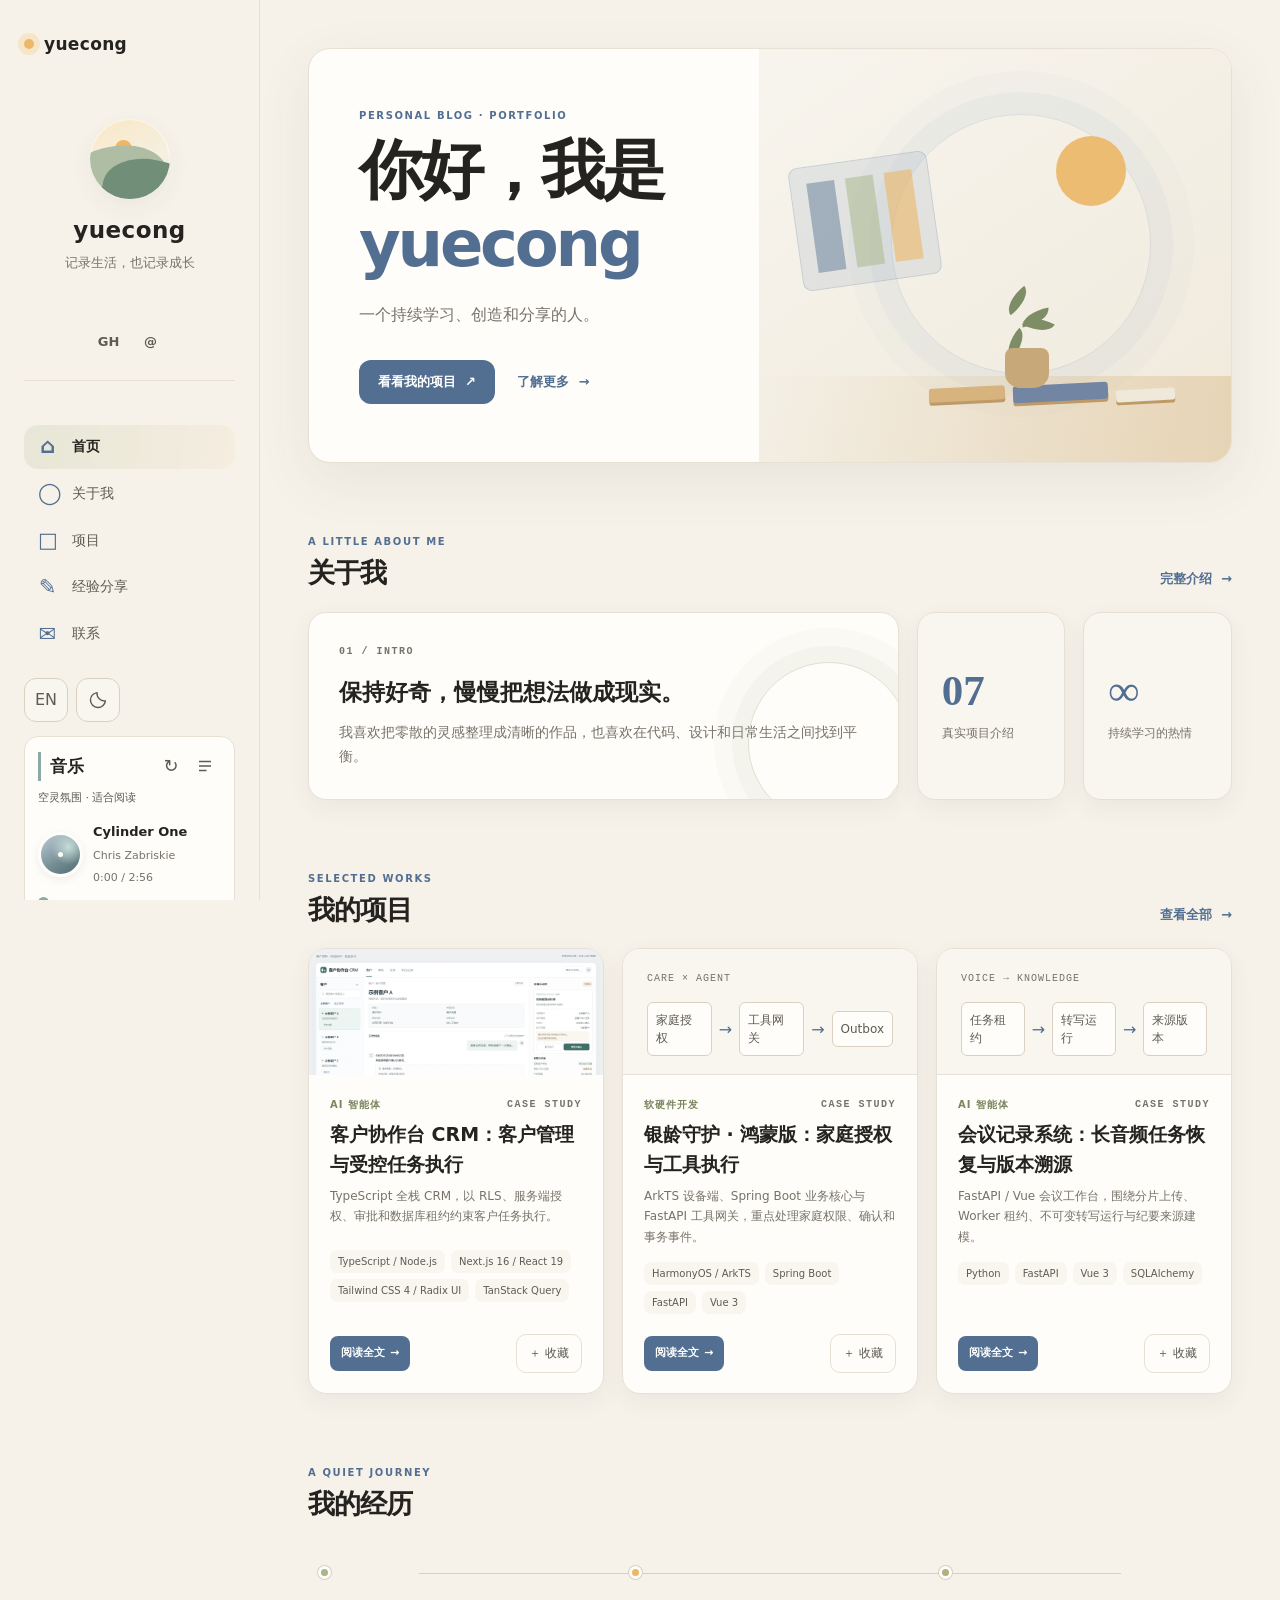
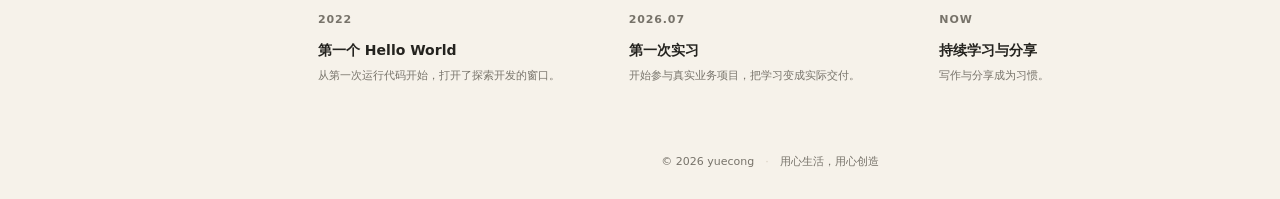
<file: index.html>
<!doctype html>
<html lang="zh-CN">
  <head>
    <meta charset="UTF-8" />
    <link rel="icon" href="assets/favicon.svg" type="image/svg+xml" />
    <meta name="viewport" content="width=device-width, initial-scale=1.0" />
    <meta name="description" content="yuecong 的个人博客与项目作品集" />
    <title>yuecong · 个人主页</title>
    <link rel="stylesheet" href="assets/style.css?v=20261022-6" />
  <link rel="stylesheet" href="assets/enhancements.css?v=20261022-6">
</head>
  <body data-page="home">
<a class="skip-link" href="#mainContent">跳到正文</a>
    <div class="site-shell">
      <aside class="sidebar" id="sidebar">
        <div class="sidebar-inner">
          <a class="brand-mark" href="index.html" aria-label="返回首页">
            <span class="brand-dot"></span>
            <span>yuecong</span>
          </a>

          <section class="profile-mini" aria-label="个人信息">
            <div class="avatar avatar-landscape" aria-hidden="true">
              <span class="sun"></span><span class="mountain mountain-back"></span><span class="mountain mountain-front"></span>
            </div>
            <h1>yuecong</h1>
            <p>记录生活，也记录成长</p>
          </section>

          <div class="social-row" aria-label="社交链接">
            <a href="https://github.com/huangyuecong" target="_blank" rel="noreferrer" aria-label="GitHub">GH</a>

            <a href="mailto:435783336@qq.com" aria-label="邮箱">@</a>

          </div>

          <nav class="main-nav" aria-label="主导航">
            <a href="index.html" data-nav="home"><span class="nav-icon">⌂</span><span>首页</span></a>
            <a href="about.html" data-nav="about"><span class="nav-icon">◯</span><span>关于我</span></a>
            <a href="projects.html" data-nav="projects"><span class="nav-icon">□</span><span>项目</span></a>
            <a href="notes.html" data-nav="notes"><span class="nav-icon">✎</span><span>经验分享</span></a><a href="contact.html" data-nav="contact"><span class="nav-icon">✉</span><span>联系</span></a>
          </nav>

          <div class="sidebar-bottom"><div class="sidebar-tools">
            <button class="lang-toggle site-control" type="button" data-lang-toggle aria-label="切换英文">EN</button><button class="theme-toggle site-control" type="button" data-theme-toggle aria-label="切换深色模式">
              <span class="theme-icon">☾</span><span class="theme-label">深色模式</span>
            </button>
            </div><p class="sidebar-note">用心生活，用心创造</p>
          </div>
        </div>
      </aside>

      <div class="sidebar-backdrop" data-menu-close></div>

      <main class="main-content" id="mainContent">
        <header class="mobile-header">
          <button class="icon-button site-control" type="button" data-menu-open aria-label="打开菜单">☰</button>
          <a class="mobile-brand" href="index.html">yuecong</a><button type="button" class="lang-toggle site-control" data-lang-toggle aria-label="切换英文">EN</button>
          <button class="icon-button site-control" type="button" data-theme-toggle aria-label="切换深色模式">☾</button>
        </header>

        <div class="page-wrap">
          <section class="hero-card reveal">
            <div class="hero-copy">
              <p class="eyebrow">PERSONAL BLOG · PORTFOLIO</p>
              <h2>你好，我是<br /><span>yuecong</span></h2>
              <p class="hero-subtitle">一个持续学习、创造和分享的人。</p>
              <div class="hero-actions">
                <a class="button button-primary" href="projects.html">看看我的项目 <span>↗</span></a>
                <a class="text-link" href="about.html">了解更多 <span>→</span></a>
              </div>
            </div>
            <div class="hero-art" aria-hidden="true">
              <div class="art-halo"></div>
              <div class="art-sun"></div>
              <div class="art-window"><span></span><span></span><span></span></div>
              <div class="art-shelf"><i></i><i></i><i></i></div>
              <div class="art-plant"><b></b><b></b><b></b><b></b></div>
            </div>
          </section>

          <section class="section-block reveal" aria-labelledby="intro-title">
            <div class="section-heading">
              <div><p class="eyebrow">A LITTLE ABOUT ME</p><h2 id="intro-title">关于我</h2></div>
              <a class="text-link" href="about.html">完整介绍 <span>→</span></a>
            </div>
            <div class="intro-grid">
              <article class="intro-card intro-card-main">
                <span class="card-kicker">01 / INTRO</span>
                <h3>保持好奇，慢慢把想法做成现实。</h3>
                <p>我喜欢把零散的灵感整理成清晰的作品，也喜欢在代码、设计和日常生活之间找到平衡。</p>
              </article>
              <div class="stat-stack">
                <article class="stat-card"><strong data-project-count>07</strong><span>真实项目介绍</span></article>
                <article class="stat-card"><strong>∞</strong><span>持续学习的热情</span></article>
              </div>
            </div>
          </section>

          <section class="section-block reveal" aria-labelledby="featured-title">
            <div class="section-heading">
              <div><p class="eyebrow">SELECTED WORKS</p><h2 id="featured-title">我的项目</h2></div>
              <a class="text-link" href="projects.html">查看全部 <span>→</span></a>
            </div>
            <div class="project-grid project-grid-home" id="featuredProjects"></div>
          </section>

          <section class="section-block timeline-block reveal" aria-labelledby="journey-title">
            <div class="section-heading"><div><p class="eyebrow">A QUIET JOURNEY</p><h2 id="journey-title">我的经历</h2></div></div>
            <div class="timeline">
              <article class="timeline-item"><span class="timeline-dot dot-sage"></span><time>2022</time><h3>第一个 Hello World</h3><p>从第一次运行代码开始，打开了探索开发的窗口。</p></article>
              <article class="timeline-item"><span class="timeline-dot dot-apricot"></span><time>2026.07</time><h3>第一次实习</h3><p>开始参与真实业务项目，把学习变成实际交付。</p></article>
              <article class="timeline-item"><span class="timeline-dot dot-olive"></span><time>NOW</time><h3>持续学习与分享</h3><p>写作与分享成为习惯。</p></article>
            </div>
          </section>
        </div>

        <footer class="site-footer"><span>© <span data-year></span> yuecong</span><span class="footer-separator">·</span><span>用心生活，用心创造</span></footer>
        <button class="back-to-top" type="button" data-back-to-top aria-label="返回顶部">↑</button>
      </main>
    </div>


  <script src="assets/projects-data.js?v=20261022-6" defer></script>
<script src="assets/project-details.js?v=20261022-6" defer></script>
<script src="assets/technical-data.js?v=20261022-6" defer></script>
<script src="assets/notes-data.js?v=20261022-6" defer></script>
<script src="assets/content.en.js?v=20261022-6" defer></script>
<script src="assets/project-details.en.js?v=20261022-6" defer></script>
<script src="assets/crm-data.js?v=20261022-6" defer></script>
<script src="assets/crm-data.en.js?v=20261022-6" defer></script>
<script src="assets/engineering-data.js?v=20261022-6" defer></script>
<script src="assets/engineering-diagrams.js?v=20261022-6" defer></script>
<script src="assets/architecture-diagrams.js?v=20261022-6" defer></script>
<script src="assets/core.js?v=20261022-6" defer></script>
<script src="assets/i18n.js?v=20261022-6" defer></script>
<script src="assets/story.js?v=20261022-6" defer></script>
<script src="assets/notes.js?v=20261022-6" defer></script>
<script src="assets/script.js?v=20261022-6" defer></script>
<script src="assets/interactions.js?v=20261022-6" defer></script>
<script src="assets/player.js?v=20261022-6" defer></script>
<script src="assets/navigation.js?v=20261022-6" defer></script>
<script src="assets/app.js?v=20261022-6" defer></script>
</body>
</html>
</file>
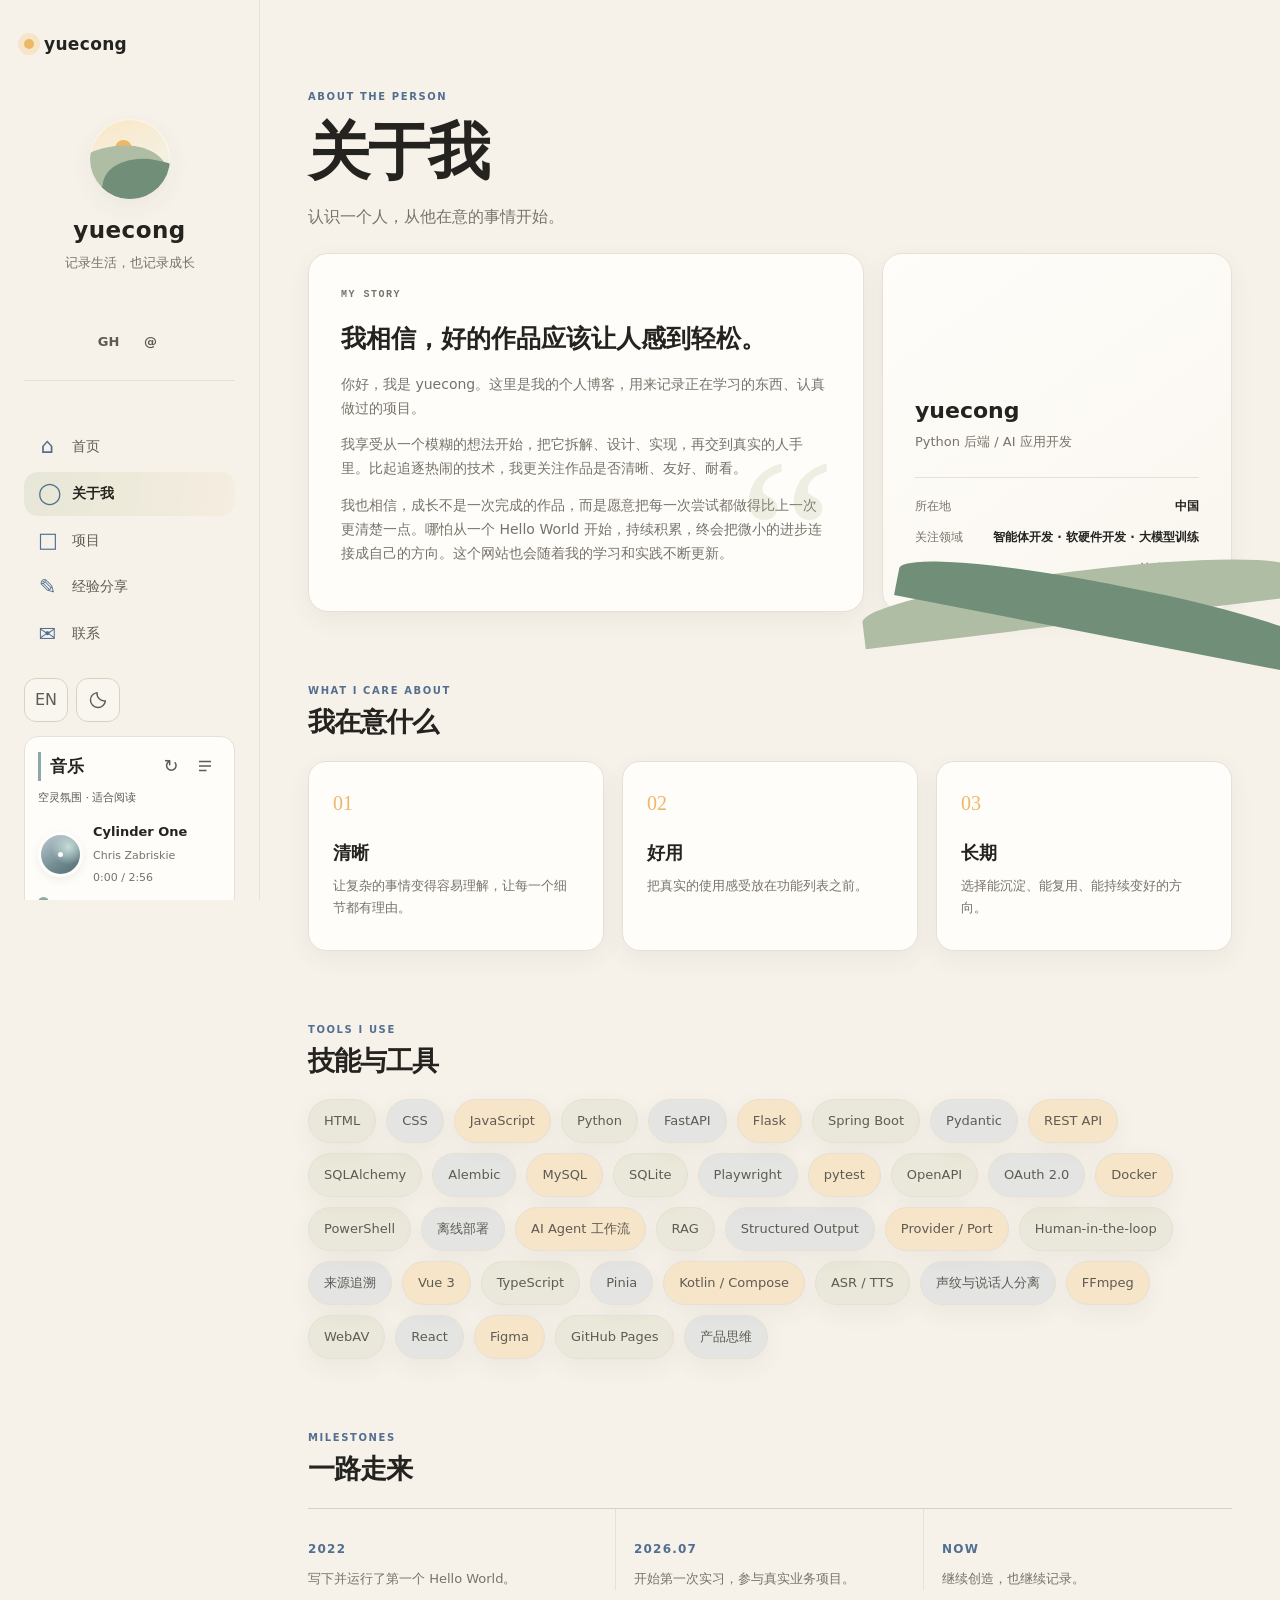
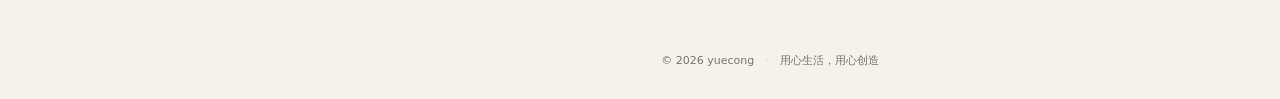
<file: about.html>
<!doctype html>
<html lang="zh-CN">
  <head>
    <meta charset="UTF-8" />
    <link rel="icon" href="assets/favicon.svg" type="image/svg+xml" />
    <meta name="viewport" content="width=device-width, initial-scale=1.0" />
    <meta name="description" content="关于 yuecong：个人简介、技能与经历" />
    <title>关于我 · yuecong</title>
    <link rel="stylesheet" href="assets/style.css?v=20261022-6" />
  <link rel="stylesheet" href="assets/enhancements.css?v=20261022-6">
</head>
  <body data-page="about">
<a class="skip-link" href="#mainContent">跳到正文</a>
    <div class="site-shell">
      <aside class="sidebar" id="sidebar">
        <div class="sidebar-inner">
          <a class="brand-mark" href="index.html"><span class="brand-dot"></span><span>yuecong</span></a>
          <section class="profile-mini"><div class="avatar avatar-landscape" aria-hidden="true"><span class="sun"></span><span class="mountain mountain-back"></span><span class="mountain mountain-front"></span></div><h1>yuecong</h1><p>记录生活，也记录成长</p></section>
          <div class="social-row" aria-label="社交链接"><a href="https://github.com/huangyuecong" target="_blank" rel="noreferrer" aria-label="GitHub">GH</a><a href="mailto:435783336@qq.com" aria-label="邮箱">@</a></div>
          <nav class="main-nav" aria-label="主导航"><a href="index.html" data-nav="home"><span class="nav-icon">⌂</span><span>首页</span></a><a href="about.html" data-nav="about"><span class="nav-icon">◯</span><span>关于我</span></a><a href="projects.html" data-nav="projects"><span class="nav-icon">□</span><span>项目</span></a><a href="notes.html" data-nav="notes"><span class="nav-icon">✎</span><span>经验分享</span></a><a href="contact.html" data-nav="contact"><span class="nav-icon">✉</span><span>联系</span></a></nav>
          <div class="sidebar-bottom"><div class="sidebar-tools"><button class="lang-toggle site-control" type="button" data-lang-toggle aria-label="切换英文">EN</button><button class="theme-toggle site-control" type="button" data-theme-toggle aria-label="切换深色模式"><span class="theme-icon">☾</span><span class="theme-label">深色模式</span></button></div><p class="sidebar-note">用心生活，用心创造</p></div>
        </div>
      </aside>
      <div class="sidebar-backdrop" data-menu-close></div>
      <main class="main-content" id="mainContent">
        <header class="mobile-header"><button class="icon-button site-control" type="button" data-menu-open aria-label="打开菜单">☰</button><a class="mobile-brand" href="index.html">yuecong</a><button type="button" class="lang-toggle site-control" data-lang-toggle aria-label="切换英文">EN</button><button class="icon-button site-control" type="button" data-theme-toggle aria-label="切换深色模式">☾</button></header>
        <div class="page-wrap">
          <section class="page-intro reveal"><p class="eyebrow">ABOUT THE PERSON</p><h2>关于我</h2><p>认识一个人，从他在意的事情开始。</p></section>
          <section class="about-layout reveal">
            <article class="paper-card about-story"><span class="card-kicker">MY STORY</span><h3>我相信，好的作品应该让人感到轻松。</h3><p>你好，我是 yuecong。这里是我的个人博客，用来记录正在学习的东西、认真做过的项目。</p><p>我享受从一个模糊的想法开始，把它拆解、设计、实现，再交到真实的人手里。比起追逐热闹的技术，我更关注作品是否清晰、友好、耐看。</p><p>我也相信，成长不是一次完成的作品，而是愿意把每一次尝试都做得比上一次更清楚一点。哪怕从一个 Hello World 开始，持续积累，终会把微小的进步连接成自己的方向。这个网站也会随着我的学习和实践不断更新。</p><div class="quote-mark">“</div></article>
            <aside class="paper-card about-aside"><div class="about-avatar avatar-landscape" aria-hidden="true"><span class="sun"></span><span class="mountain mountain-back"></span><span class="mountain mountain-front"></span></div><h3>yuecong</h3><p>Python 后端 / AI 应用开发</p><div class="mini-list"><div><span>所在地</span><strong>中国</strong></div><div><span>关注领域</span><strong>智能体开发 · 软硬件开发 · 大模型训练</strong></div><div><span>状态</span><strong class="status"><i></i>持续创造中</strong></div></div></aside>
          </section>
          <section class="section-block reveal"><div class="section-heading"><div><p class="eyebrow">WHAT I CARE ABOUT</p><h2>我在意什么</h2></div></div><div class="values-grid"><article class="value-card"><span class="value-number">01</span><h3>清晰</h3><p>让复杂的事情变得容易理解，让每一个细节都有理由。</p></article><article class="value-card"><span class="value-number">02</span><h3>好用</h3><p>把真实的使用感受放在功能列表之前。</p></article><article class="value-card"><span class="value-number">03</span><h3>长期</h3><p>选择能沉淀、能复用、能持续变好的方向。</p></article></div></section>
          <section class="section-block reveal"><div class="section-heading"><div><p class="eyebrow">TOOLS I USE</p><h2>技能与工具</h2></div></div><div class="skill-cloud"><span>HTML</span><span>CSS</span><span>JavaScript</span><span>Python</span><span>FastAPI</span><span>Flask</span><span>Spring Boot</span><span>Pydantic</span><span>REST API</span><span>SQLAlchemy</span><span>Alembic</span><span>MySQL</span><span>SQLite</span><span>Playwright</span><span>pytest</span><span>OpenAPI</span><span>OAuth 2.0</span><span>Docker</span><span>PowerShell</span><span>离线部署</span><span>AI Agent 工作流</span><span>RAG</span><span>Structured Output</span><span>Provider / Port</span><span>Human-in-the-loop</span><span>来源追溯</span><span>Vue 3</span><span>TypeScript</span><span>Pinia</span><span>Kotlin / Compose</span><span>ASR / TTS</span><span>声纹与说话人分离</span><span>FFmpeg</span><span>WebAV</span><span>React</span><span>Figma</span><span>GitHub Pages</span><span>产品思维</span></div></section>
          <section class="section-block timeline-block reveal"><div class="section-heading"><div><p class="eyebrow">MILESTONES</p><h2>一路走来</h2></div></div><div class="milestone-list"><div><time>2022</time><p>写下并运行了第一个 Hello World。</p></div><div><time>2026.07</time><p>开始第一次实习，参与真实业务项目。</p></div><div><time>NOW</time><p>继续创造，也继续记录。</p></div></div></section>
        </div>
        <footer class="site-footer"><span>© <span data-year></span> yuecong</span><span class="footer-separator">·</span><span>用心生活，用心创造</span></footer><button class="back-to-top" type="button" data-back-to-top aria-label="返回顶部">↑</button>
      </main>
    </div>

  <script src="assets/projects-data.js?v=20261022-6" defer></script>
<script src="assets/project-details.js?v=20261022-6" defer></script>
<script src="assets/technical-data.js?v=20261022-6" defer></script>
<script src="assets/notes-data.js?v=20261022-6" defer></script>
<script src="assets/content.en.js?v=20261022-6" defer></script>
<script src="assets/project-details.en.js?v=20261022-6" defer></script>
<script src="assets/crm-data.js?v=20261022-6" defer></script>
<script src="assets/crm-data.en.js?v=20261022-6" defer></script>
<script src="assets/engineering-data.js?v=20261022-6" defer></script>
<script src="assets/engineering-diagrams.js?v=20261022-6" defer></script>
<script src="assets/architecture-diagrams.js?v=20261022-6" defer></script>
<script src="assets/core.js?v=20261022-6" defer></script>
<script src="assets/i18n.js?v=20261022-6" defer></script>
<script src="assets/story.js?v=20261022-6" defer></script>
<script src="assets/notes.js?v=20261022-6" defer></script>
<script src="assets/script.js?v=20261022-6" defer></script>
<script src="assets/interactions.js?v=20261022-6" defer></script>
<script src="assets/player.js?v=20261022-6" defer></script>
<script src="assets/navigation.js?v=20261022-6" defer></script>
<script src="assets/app.js?v=20261022-6" defer></script>
</body>
</html>
</file>
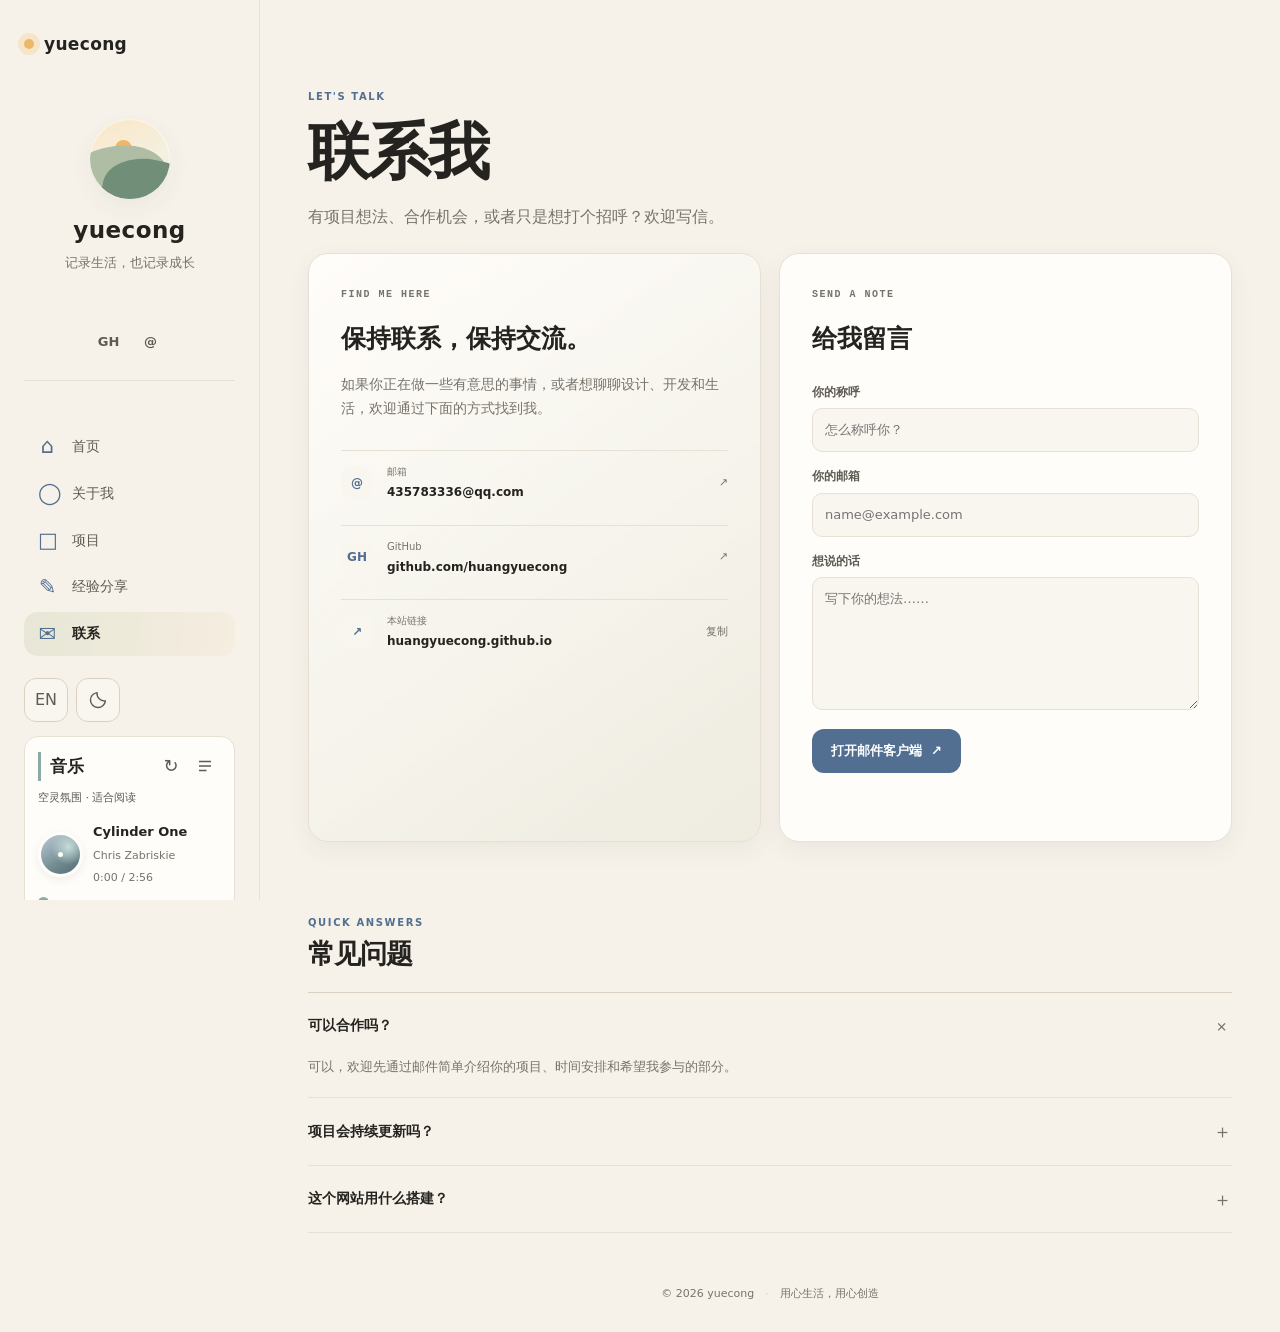
<file: contact.html>
<!doctype html>
<html lang="zh-CN">
  <head><meta charset="UTF-8" />
    <link rel="icon" href="assets/favicon.svg" type="image/svg+xml" /><meta name="viewport" content="width=device-width, initial-scale=1.0" /><meta name="description" content="联系 yuecong" /><title>联系 · yuecong</title><link rel="stylesheet" href="assets/style.css?v=20261022-6" /><link rel="stylesheet" href="assets/enhancements.css?v=20261022-6">
</head>
  <body data-page="contact">
<a class="skip-link" href="#mainContent">跳到正文</a>
    <div class="site-shell">
      <aside class="sidebar" id="sidebar"><div class="sidebar-inner"><a class="brand-mark" href="index.html"><span class="brand-dot"></span><span>yuecong</span></a><section class="profile-mini"><div class="avatar avatar-landscape" aria-hidden="true"><span class="sun"></span><span class="mountain mountain-back"></span><span class="mountain mountain-front"></span></div><h1>yuecong</h1><p>记录生活，也记录成长</p></section><div class="social-row" aria-label="社交链接"><a href="https://github.com/huangyuecong" target="_blank" rel="noreferrer" aria-label="GitHub">GH</a><a href="mailto:435783336@qq.com" aria-label="邮箱">@</a></div><nav class="main-nav" aria-label="主导航"><a href="index.html" data-nav="home"><span class="nav-icon">⌂</span><span>首页</span></a><a href="about.html" data-nav="about"><span class="nav-icon">◯</span><span>关于我</span></a><a href="projects.html" data-nav="projects"><span class="nav-icon">□</span><span>项目</span></a><a href="notes.html" data-nav="notes"><span class="nav-icon">✎</span><span>经验分享</span></a><a href="contact.html" data-nav="contact"><span class="nav-icon">✉</span><span>联系</span></a></nav><div class="sidebar-bottom"><div class="sidebar-tools"><button class="lang-toggle site-control" type="button" data-lang-toggle aria-label="切换英文">EN</button><button class="theme-toggle site-control" type="button" data-theme-toggle aria-label="切换深色模式"><span class="theme-icon">☾</span><span class="theme-label">深色模式</span></button></div><p class="sidebar-note">用心生活，用心创造</p></div></div></aside>
      <div class="sidebar-backdrop" data-menu-close></div>
      <main class="main-content" id="mainContent"><header class="mobile-header"><button class="icon-button site-control" type="button" data-menu-open aria-label="打开菜单">☰</button><a class="mobile-brand" href="index.html">yuecong</a><button type="button" class="lang-toggle site-control" data-lang-toggle aria-label="切换英文">EN</button><button class="icon-button site-control" type="button" data-theme-toggle aria-label="切换深色模式">☾</button></header>
        <div class="page-wrap"><section class="page-intro reveal"><p class="eyebrow">LET'S TALK</p><h2>联系我</h2><p>有项目想法、合作机会，或者只是想打个招呼？欢迎写信。</p></section>
          <section class="contact-layout reveal"><article class="paper-card contact-card"><span class="card-kicker">FIND ME HERE</span><h3>保持联系，保持交流。</h3><p>如果你正在做一些有意思的事情，或者想聊聊设计、开发和生活，欢迎通过下面的方式找到我。</p><div class="contact-list"><a href="mailto:435783336@qq.com"><span class="contact-icon">@</span><span><small>邮箱</small><strong>435783336@qq.com</strong></span><span>↗</span></a><a href="https://github.com/huangyuecong" target="_blank" rel="noreferrer"><span class="contact-icon">GH</span><span><small>GitHub</small><strong>github.com/huangyuecong</strong></span><span>↗</span></a><button type="button" class="contact-list-button" data-copy-link><span class="contact-icon">↗</span><span><small>本站链接</small><strong>huangyuecong.github.io</strong></span><span>复制</span></button></div></article>
            <article class="paper-card form-card"><span class="card-kicker">SEND A NOTE</span><h3>给我留言</h3><form id="contactForm" data-contact-email="435783336@qq.com"><label>你的称呼<input name="name" required placeholder="怎么称呼你？" /></label><label>你的邮箱<input name="email" type="email" required placeholder="name@example.com" /></label><label>想说的话<textarea name="message" required rows="5" placeholder="写下你的想法……"></textarea></label><button class="button button-primary" type="submit">打开邮件客户端 <span>↗</span></button><p class="form-status" id="formStatus" role="status"></p></form></article></section>
          <section class="faq-section reveal"><div class="section-heading"><div><p class="eyebrow">QUICK ANSWERS</p><h2>常见问题</h2></div></div><div class="faq-list"><details open><summary>可以合作吗？<span>＋</span></summary><p>可以，欢迎先通过邮件简单介绍你的项目、时间安排和希望我参与的部分。</p></details><details><summary>项目会持续更新吗？<span>＋</span></summary><p>会的。项目页支持链接到 GitHub、在线演示或设计稿，完成新项目后就会在这里补充。</p></details><details><summary>这个网站用什么搭建？<span>＋</span></summary><p>纯 HTML、CSS 和 JavaScript，可以直接部署在 GitHub Pages 上，不需要服务器。</p></details></div></section>
        </div>
        <footer class="site-footer"><span>© <span data-year></span> yuecong</span><span class="footer-separator">·</span><span>用心生活，用心创造</span></footer><button class="back-to-top" type="button" data-back-to-top aria-label="返回顶部">↑</button>
      </main>
    </div>
    <div class="toast" id="toast" role="status" aria-live="polite"></div>
  <script src="assets/projects-data.js?v=20261022-6" defer></script>
<script src="assets/project-details.js?v=20261022-6" defer></script>
<script src="assets/technical-data.js?v=20261022-6" defer></script>
<script src="assets/notes-data.js?v=20261022-6" defer></script>
<script src="assets/content.en.js?v=20261022-6" defer></script>
<script src="assets/project-details.en.js?v=20261022-6" defer></script>
<script src="assets/crm-data.js?v=20261022-6" defer></script>
<script src="assets/crm-data.en.js?v=20261022-6" defer></script>
<script src="assets/engineering-data.js?v=20261022-6" defer></script>
<script src="assets/engineering-diagrams.js?v=20261022-6" defer></script>
<script src="assets/architecture-diagrams.js?v=20261022-6" defer></script>
<script src="assets/core.js?v=20261022-6" defer></script>
<script src="assets/i18n.js?v=20261022-6" defer></script>
<script src="assets/story.js?v=20261022-6" defer></script>
<script src="assets/notes.js?v=20261022-6" defer></script>
<script src="assets/script.js?v=20261022-6" defer></script>
<script src="assets/interactions.js?v=20261022-6" defer></script>
<script src="assets/player.js?v=20261022-6" defer></script>
<script src="assets/navigation.js?v=20261022-6" defer></script>
<script src="assets/app.js?v=20261022-6" defer></script>
</body>
</html>
</file>
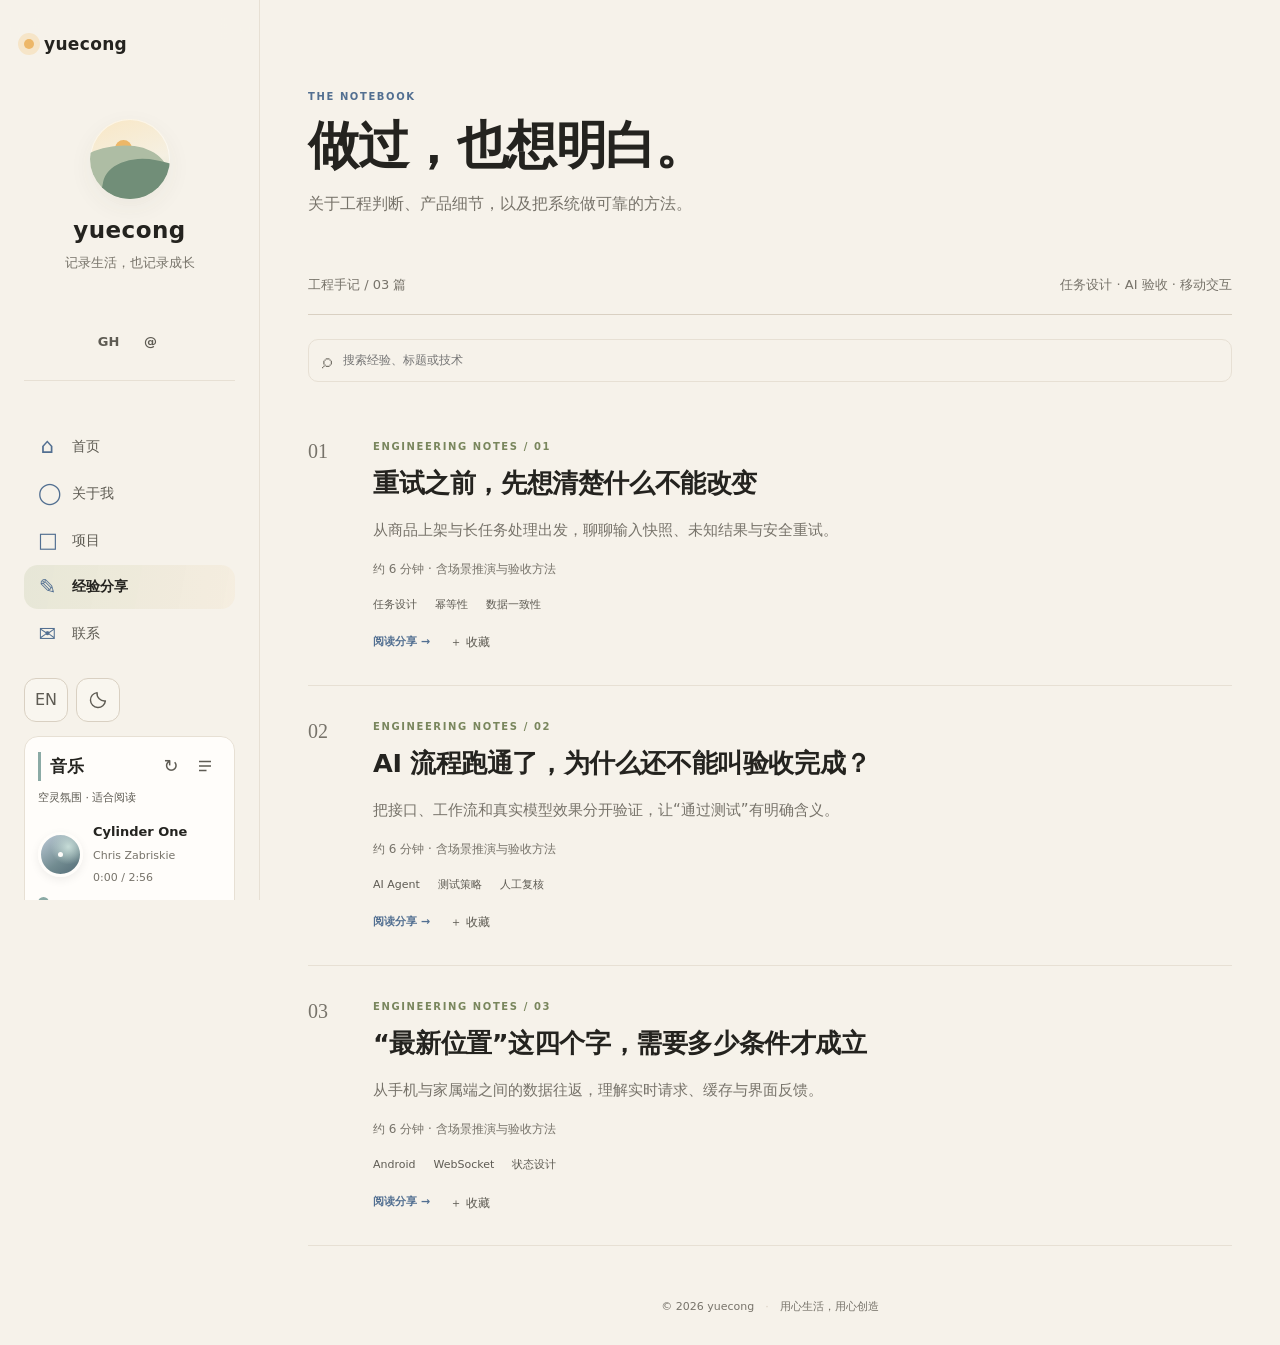
<file: notes.html>
<!doctype html>
<html lang="zh-CN">
  <head>
    <meta charset="UTF-8" />
    <link rel="icon" href="assets/favicon.svg" type="image/svg+xml" /><meta name="viewport" content="width=device-width, initial-scale=1.0" />
    <meta name="description" content="yuecong 的项目作品集" /><title>经验分享 · yuecong</title><link rel="stylesheet" href="assets/style.css?v=20261022-6" />
  <link rel="stylesheet" href="assets/enhancements.css?v=20261022-6">
</head>
  <body data-page="notes">
<a class="skip-link" href="#mainContent">跳到正文</a>
    <div class="site-shell">
      <aside class="sidebar" id="sidebar"><div class="sidebar-inner"><a class="brand-mark" href="index.html"><span class="brand-dot"></span><span>yuecong</span></a><section class="profile-mini"><div class="avatar avatar-landscape" aria-hidden="true"><span class="sun"></span><span class="mountain mountain-back"></span><span class="mountain mountain-front"></span></div><h1>yuecong</h1><p>记录生活，也记录成长</p></section><div class="social-row" aria-label="社交链接"><a href="https://github.com/huangyuecong" target="_blank" rel="noreferrer" aria-label="GitHub">GH</a><a href="mailto:435783336@qq.com" aria-label="邮箱">@</a></div><nav class="main-nav" aria-label="主导航"><a href="index.html" data-nav="home"><span class="nav-icon">⌂</span><span>首页</span></a><a href="about.html" data-nav="about"><span class="nav-icon">◯</span><span>关于我</span></a><a href="projects.html" data-nav="projects"><span class="nav-icon">□</span><span>项目</span></a><a href="notes.html" data-nav="notes"><span class="nav-icon">✎</span><span>经验分享</span></a><a href="contact.html" data-nav="contact"><span class="nav-icon">✉</span><span>联系</span></a></nav><div class="sidebar-bottom"><div class="sidebar-tools"><button class="lang-toggle site-control" type="button" data-lang-toggle aria-label="切换英文">EN</button><button class="theme-toggle site-control" type="button" data-theme-toggle aria-label="切换深色模式"><span class="theme-icon">☾</span><span class="theme-label">深色模式</span></button></div><p class="sidebar-note">用心生活，用心创造</p></div></div></aside>
      <div class="sidebar-backdrop" data-menu-close></div>
      <main class="main-content" id="mainContent"><header class="mobile-header"><button class="icon-button site-control" type="button" data-menu-open aria-label="打开菜单">☰</button><a class="mobile-brand" href="index.html">yuecong</a><button type="button" class="lang-toggle site-control" data-lang-toggle aria-label="切换英文">EN</button><button class="icon-button site-control" type="button" data-theme-toggle aria-label="切换深色模式">☾</button></header>
        <div class="page-wrap" id="notesRoot"></div>
        <footer class="site-footer"><span>© <span data-year></span> yuecong</span><span class="footer-separator">·</span><span>用心生活，用心创造</span></footer><button class="back-to-top" type="button" data-back-to-top aria-label="返回顶部">↑</button>
      </main>
    </div>

    <div class="toast" id="toast" role="status" aria-live="polite"></div>


  <script src="assets/projects-data.js?v=20261022-6" defer></script>
<script src="assets/project-details.js?v=20261022-6" defer></script>
<script src="assets/technical-data.js?v=20261022-6" defer></script>
<script src="assets/notes-data.js?v=20261022-6" defer></script>
<script src="assets/content.en.js?v=20261022-6" defer></script>
<script src="assets/project-details.en.js?v=20261022-6" defer></script>
<script src="assets/crm-data.js?v=20261022-6" defer></script>
<script src="assets/crm-data.en.js?v=20261022-6" defer></script>
<script src="assets/engineering-data.js?v=20261022-6" defer></script>
<script src="assets/engineering-diagrams.js?v=20261022-6" defer></script>
<script src="assets/architecture-diagrams.js?v=20261022-6" defer></script>
<script src="assets/core.js?v=20261022-6" defer></script>
<script src="assets/i18n.js?v=20261022-6" defer></script>
<script src="assets/story.js?v=20261022-6" defer></script>
<script src="assets/notes.js?v=20261022-6" defer></script>
<script src="assets/script.js?v=20261022-6" defer></script>
<script src="assets/interactions.js?v=20261022-6" defer></script>
<script src="assets/player.js?v=20261022-6" defer></script>
<script src="assets/navigation.js?v=20261022-6" defer></script>
<script src="assets/app.js?v=20261022-6" defer></script>
</body>
</html>
</file>
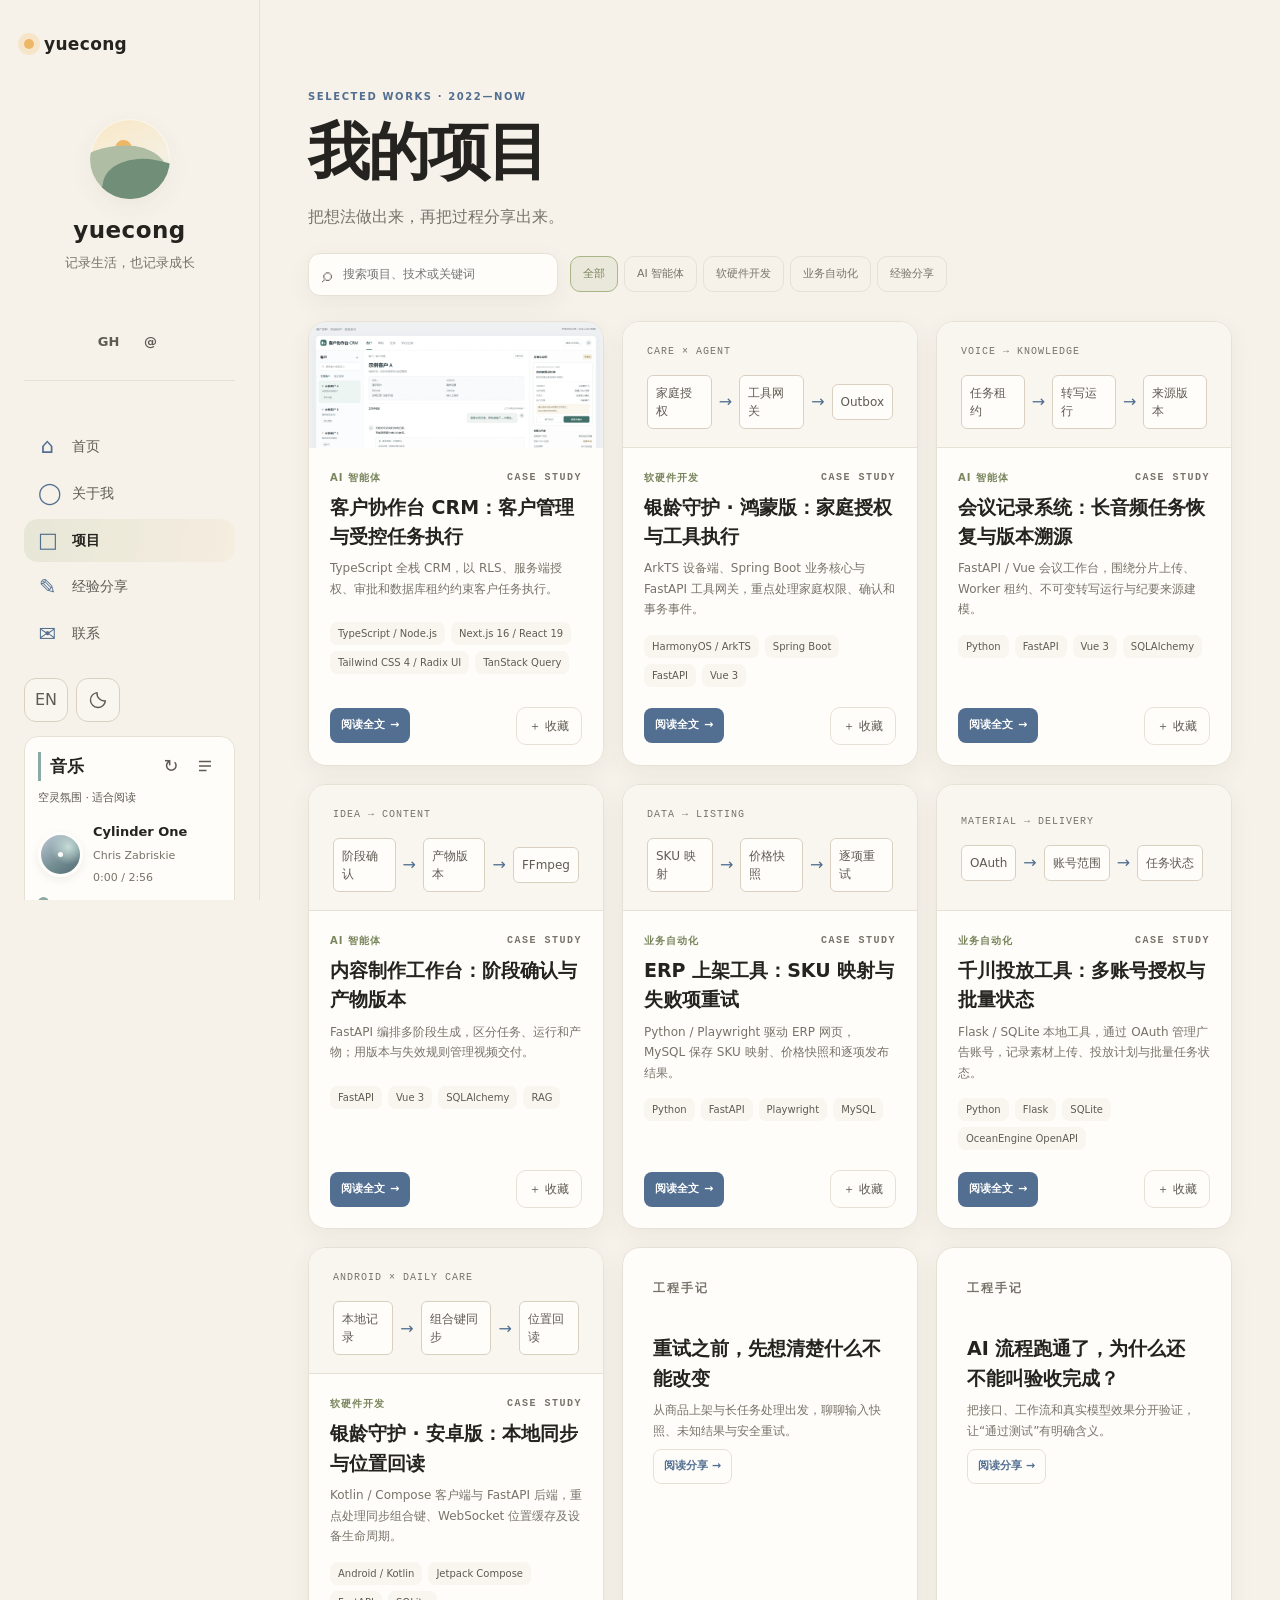
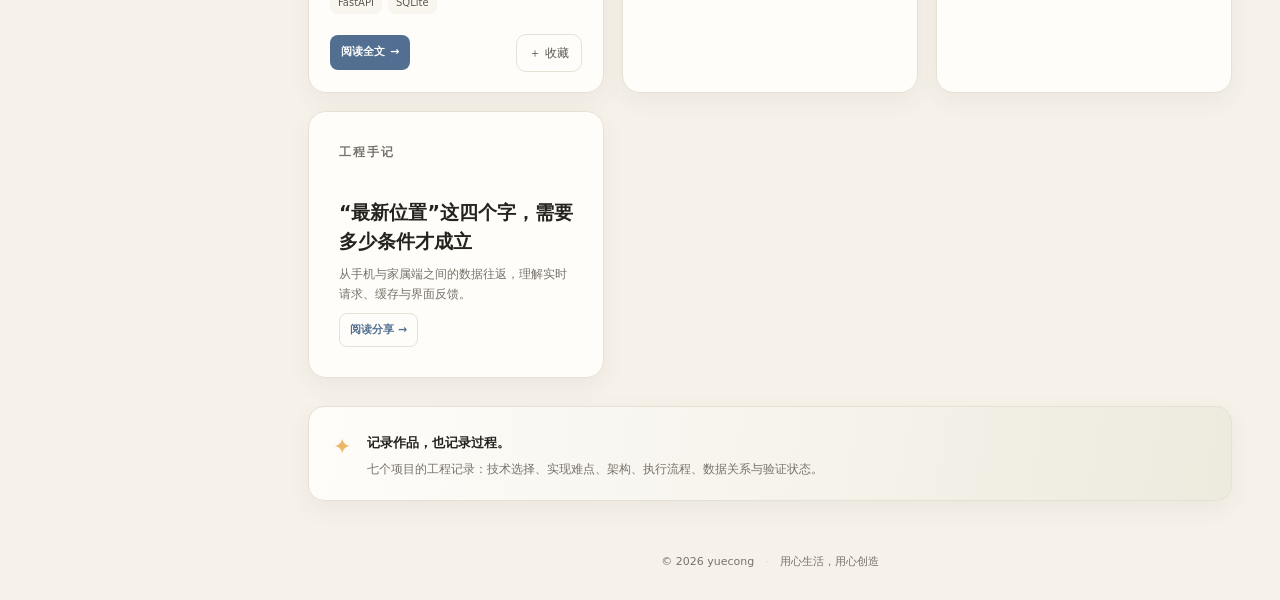
<file: projects.html>
<!doctype html>
<html lang="zh-CN">
  <head>
    <meta charset="UTF-8" />
    <link rel="icon" href="assets/favicon.svg" type="image/svg+xml" /><meta name="viewport" content="width=device-width, initial-scale=1.0" />
    <meta name="description" content="yuecong 的项目作品集" /><title>项目 · yuecong</title><link rel="stylesheet" href="assets/style.css?v=20261022-6" />
  <link rel="stylesheet" href="assets/enhancements.css?v=20261022-6">
</head>
  <body data-page="projects">
<a class="skip-link" href="#mainContent">跳到正文</a>
    <div class="site-shell">
      <aside class="sidebar" id="sidebar"><div class="sidebar-inner"><a class="brand-mark" href="index.html"><span class="brand-dot"></span><span>yuecong</span></a><section class="profile-mini"><div class="avatar avatar-landscape" aria-hidden="true"><span class="sun"></span><span class="mountain mountain-back"></span><span class="mountain mountain-front"></span></div><h1>yuecong</h1><p>记录生活，也记录成长</p></section><div class="social-row" aria-label="社交链接"><a href="https://github.com/huangyuecong" target="_blank" rel="noreferrer" aria-label="GitHub">GH</a><a href="mailto:435783336@qq.com" aria-label="邮箱">@</a></div><nav class="main-nav" aria-label="主导航"><a href="index.html" data-nav="home"><span class="nav-icon">⌂</span><span>首页</span></a><a href="about.html" data-nav="about"><span class="nav-icon">◯</span><span>关于我</span></a><a href="projects.html" data-nav="projects"><span class="nav-icon">□</span><span>项目</span></a><a href="notes.html" data-nav="notes"><span class="nav-icon">✎</span><span>经验分享</span></a><a href="contact.html" data-nav="contact"><span class="nav-icon">✉</span><span>联系</span></a></nav><div class="sidebar-bottom"><div class="sidebar-tools"><button class="lang-toggle site-control" type="button" data-lang-toggle aria-label="切换英文">EN</button><button class="theme-toggle site-control" type="button" data-theme-toggle aria-label="切换深色模式"><span class="theme-icon">☾</span><span class="theme-label">深色模式</span></button></div><p class="sidebar-note">用心生活，用心创造</p></div></div></aside>
      <div class="sidebar-backdrop" data-menu-close></div>
      <main class="main-content" id="mainContent"><header class="mobile-header"><button class="icon-button site-control" type="button" data-menu-open aria-label="打开菜单">☰</button><a class="mobile-brand" href="index.html">yuecong</a><button type="button" class="lang-toggle site-control" data-lang-toggle aria-label="切换英文">EN</button><button class="icon-button site-control" type="button" data-theme-toggle aria-label="切换深色模式">☾</button></header>
        <div class="page-wrap">
          <section class="page-intro reveal"><p class="eyebrow">SELECTED WORKS · 2022—NOW</p><h2>我的项目</h2><p>把想法做出来，再把过程分享出来。</p></section>
          <section class="project-toolbar reveal"><label class="search-box"><span>⌕</span><input id="projectSearch" type="search" placeholder="搜索项目、技术或关键词" aria-label="搜索项目" /></label><div class="filter-tabs" id="projectFilters" role="group" aria-label="项目分类"></div></section>
          <section class="project-grid project-grid-all reveal" id="projectGrid" aria-live="polite"></section>
          <div class="empty-state" id="emptyProjects" hidden><span>⌁</span><h3>还没有找到项目</h3><p>试试“FastAPI”“智能体”或“自动化”。</p></div>
          <section class="tip-card reveal"><span class="tip-icon">✦</span><div><strong>记录作品，也记录过程。</strong><p>七个项目的工程记录：技术选择、实现难点、架构、执行流程、数据关系与验证状态。</p></div></section>
        </div>
        <footer class="site-footer"><span>© <span data-year></span> yuecong</span><span class="footer-separator">·</span><span>用心生活，用心创造</span></footer><button class="back-to-top" type="button" data-back-to-top aria-label="返回顶部">↑</button>
      </main>
    </div>

    <div class="toast" id="toast" role="status" aria-live="polite"></div>


  <script src="assets/projects-data.js?v=20261022-6" defer></script>
<script src="assets/project-details.js?v=20261022-6" defer></script>
<script src="assets/technical-data.js?v=20261022-6" defer></script>
<script src="assets/notes-data.js?v=20261022-6" defer></script>
<script src="assets/content.en.js?v=20261022-6" defer></script>
<script src="assets/project-details.en.js?v=20261022-6" defer></script>
<script src="assets/crm-data.js?v=20261022-6" defer></script>
<script src="assets/crm-data.en.js?v=20261022-6" defer></script>
<script src="assets/engineering-data.js?v=20261022-6" defer></script>
<script src="assets/engineering-diagrams.js?v=20261022-6" defer></script>
<script src="assets/architecture-diagrams.js?v=20261022-6" defer></script>
<script src="assets/core.js?v=20261022-6" defer></script>
<script src="assets/i18n.js?v=20261022-6" defer></script>
<script src="assets/story.js?v=20261022-6" defer></script>
<script src="assets/notes.js?v=20261022-6" defer></script>
<script src="assets/script.js?v=20261022-6" defer></script>
<script src="assets/interactions.js?v=20261022-6" defer></script>
<script src="assets/player.js?v=20261022-6" defer></script>
<script src="assets/navigation.js?v=20261022-6" defer></script>
<script src="assets/app.js?v=20261022-6" defer></script>
</body>
</html>
</file>
<file: assets/style.css>
:root {
  --bg: #f6f2ea;
  --surface: #fffdfa;
  --surface-soft: #f9f6ef;
  --text: #24231f;
  --muted: #77736a;
  --muted-strong: #5e5b53;
  --line: #e7e0d4;
  --line-strong: #d9d0c2;
  --sage: #aab588;
  --sage-deep: #79865d;
  --blue: #829bb9;
  --blue-deep: #526f91;
  --apricot: #edb768;
  --apricot-soft: #f6e5c8;
  --shadow: 0 18px 55px rgba(72, 61, 45, .08);
  --shadow-small: 0 8px 24px rgba(72, 61, 45, .06);
  --radius: 22px;
  --sidebar-width: 260px;
}

[data-theme="dark"] {
  --bg: #24231f;
  --surface: #2d2c27;
  --surface-soft: #34322c;
  --text: #f4efe6;
  --muted: #b6b0a5;
  --muted-strong: #ddd4c7;
  --line: #48443a;
  --line-strong: #5b5447;
  --sage: #a9b985;
  --sage-deep: #c2d199;
  --blue: #9bb6d6;
  --blue-deep: #b7cae0;
  --apricot: #efbd72;
  --apricot-soft: #56452e;
  --shadow: 0 18px 55px rgba(0, 0, 0, .2);
  --shadow-small: 0 8px 24px rgba(0, 0, 0, .16);
}

* { box-sizing: border-box; }
html { scroll-behavior: smooth; }
body { margin: 0; background: var(--bg); color: var(--text); font-family: "Segoe UI", "PingFang SC", "Microsoft YaHei", system-ui, sans-serif; line-height: 1.7; transition: background .25s ease, color .25s ease; }
button, input, textarea, select { font: inherit; }
a { color: inherit; text-decoration: none; }
button, input, textarea, select { color: inherit; }
button { cursor: pointer; }
::selection { background: var(--apricot); color: #332515; }

.site-shell { min-height: 100vh; }
.sidebar { position: fixed; z-index: 20; inset: 0 auto 0 0; width: var(--sidebar-width); background: rgba(246, 242, 234, .84); border-right: 1px solid var(--line); backdrop-filter: blur(16px); }
[data-theme="dark"] .sidebar { background: rgba(36, 35, 31, .9); }
.sidebar-inner { display: flex; flex-direction: column; height: 100%; padding: 30px 24px 24px; }
.brand-mark { display: flex; align-items: center; gap: 10px; font-weight: 700; font-size: 17px; letter-spacing: .02em; }
.brand-dot { width: 10px; height: 10px; border-radius: 50%; background: var(--apricot); box-shadow: 0 0 0 6px var(--apricot-soft); }
.profile-mini { text-align: center; padding: 42px 0 18px; }
.profile-mini h1 { margin: 15px 0 2px; font-size: 25px; letter-spacing: .02em; }
.profile-mini p { margin: 0; color: var(--muted); font-size: 13px; }
.avatar { position: relative; overflow: hidden; background: linear-gradient(160deg, #f9e7c5 0%, #f5f0e2 58%, #d9dfcf 100%); border-radius: 50%; box-shadow: inset 0 0 0 1px rgba(255,255,255,.55), var(--shadow-small); }
.avatar-landscape { width: 112px; height: 112px; margin: 0 auto; }
.avatar .sun { position: absolute; top: 21px; left: 25px; width: 17px; height: 17px; border-radius: 50%; background: var(--apricot); }
.mountain { position: absolute; bottom: -12px; width: 125%; height: 65px; transform: rotate(-7deg); border-radius: 48% 48% 0 0; }
.mountain-back { left: -22px; background: #aebda4; }
.mountain-front { left: 12px; bottom: -26px; background: #718e78; transform: rotate(11deg); }
.social-row { display: flex; justify-content: center; gap: 18px; padding: 12px 0 26px; border-bottom: 1px solid var(--line); }
.social-row a { display: grid; place-items: center; min-width: 24px; height: 24px; color: var(--muted-strong); font-size: 13px; font-weight: 700; transition: color .2s ease, transform .2s ease; }
.social-row a:hover { color: var(--blue-deep); transform: translateY(-2px); }
.main-nav { display: grid; gap: 8px; padding-top: 26px; }
.main-nav a { display: flex; align-items: center; gap: 15px; padding: 12px 14px; border-radius: 14px; color: var(--muted-strong); font-size: 14px; transition: color .2s ease, background .2s ease, transform .2s ease; }
.main-nav a:hover { color: var(--text); background: var(--surface-soft); transform: translateX(2px); }
.main-nav a[aria-current="page"] { color: var(--text); background: linear-gradient(100deg, rgba(170,181,136,.2), rgba(237,183,104,.08)); font-weight: 600; }
.nav-icon { width: 19px; color: var(--blue-deep); font-size: 21px; line-height: 1; text-align: center; }
.sidebar-bottom { margin-top: auto; }
.theme-toggle { display: flex; align-items: center; gap: 12px; width: 100%; padding: 10px 12px; border: 0; border-radius: 13px; background: transparent; color: var(--muted); text-align: left; transition: background .2s ease, color .2s ease; }
.theme-toggle:hover { background: var(--surface-soft); color: var(--text); }
.theme-icon { display: grid; place-items: center; width: 25px; height: 25px; border: 1px solid var(--line-strong); border-radius: 9px; font-size: 15px; }
.theme-label { font-size: 12px; }
.sidebar-note { margin: 14px 12px 0; color: var(--muted); font-size: 11px; }
.sidebar-backdrop, .mobile-header { display: none; }

.main-content { min-height: 100vh; margin-left: var(--sidebar-width); }
.page-wrap { width: min(1120px, calc(100% - 96px)); margin: 0 auto; padding: 48px 0 22px; }
.hero-card { position: relative; display: grid; grid-template-columns: 1fr 1.05fr; min-height: 380px; overflow: hidden; border: 1px solid var(--line); border-radius: var(--radius); background: var(--surface); box-shadow: var(--shadow); }
.hero-copy { position: relative; z-index: 2; display: flex; flex-direction: column; justify-content: center; padding: 58px 50px; }
.eyebrow { margin: 0 0 10px; color: var(--blue-deep); font-size: 10px; font-weight: 700; letter-spacing: .16em; }
.hero-copy h2 { margin: 0; font-size: clamp(40px, 5vw, 70px); line-height: 1.15; letter-spacing: -.05em; }
.hero-copy h2 span { color: var(--blue-deep); }
.hero-subtitle { margin: 20px 0 0; color: var(--muted); font-size: 16px; }
.hero-actions { display: flex; align-items: center; gap: 22px; margin-top: 32px; }
.button { display: inline-flex; align-items: center; justify-content: center; gap: 9px; min-height: 44px; padding: 0 18px; border: 1px solid transparent; border-radius: 12px; font-size: 13px; font-weight: 600; transition: transform .2s ease, box-shadow .2s ease, background .2s ease; }
.button:hover { transform: translateY(-2px); box-shadow: var(--shadow-small); }
.button-primary { background: var(--blue-deep); color: #fff; }
.button-primary:hover { background: #3f5f84; }
.button-ghost { border-color: var(--line-strong); background: transparent; color: var(--muted-strong); }
.text-link { color: var(--blue-deep); font-size: 13px; font-weight: 600; }
.text-link span { display: inline-block; margin-left: 5px; transition: transform .2s ease; }
.text-link:hover span { transform: translateX(4px); }
.hero-art { position: relative; min-height: 380px; overflow: hidden; background: linear-gradient(145deg, #f7f4ed 4%, #f0eadc 100%); }
[data-theme="dark"] .hero-art { background: linear-gradient(145deg, #34312a 4%, #474034 100%); }
.hero-art::after { content: ""; position: absolute; right: 0; bottom: 0; left: 0; height: 86px; background: linear-gradient(90deg, transparent, rgba(219,187,139,.48)); }
.art-halo { position: absolute; top: 65px; right: 80px; width: 260px; height: 260px; border: 1px solid rgba(126,151,183,.22); border-radius: 50%; box-shadow: 0 0 0 22px rgba(126,151,183,.06), 0 0 0 43px rgba(126,151,183,.04); }
.art-sun { position: absolute; top: 87px; right: 105px; width: 70px; height: 70px; border-radius: 50%; background: var(--apricot); opacity: .9; }
.art-window { position: absolute; top: 110px; left: 36px; display: grid; grid-template-columns: repeat(3, 28px); gap: 11px; padding: 16px; border: 1px solid rgba(82,111,145,.18); border-radius: 9px; background: rgba(130,155,185,.16); transform: rotate(-8deg); }
.art-window span { display: block; height: 90px; background: rgba(82,111,145,.45); }
.art-window span:nth-child(2) { background: rgba(170,181,136,.5); }
.art-window span:nth-child(3) { background: rgba(237,183,104,.6); }
.art-shelf { position: absolute; right: 56px; bottom: 61px; display: flex; align-items: flex-end; gap: 8px; z-index: 2; }
.art-shelf i { display: block; width: 76px; height: 14px; border-radius: 3px; background: #d7b47d; transform: rotate(-3deg); box-shadow: 0 3px 0 #bd9a66; }
.art-shelf i:nth-child(2) { width: 95px; height: 17px; background: #7285a2; }
.art-shelf i:nth-child(3) { width: 59px; height: 12px; background: #efe9dc; }
.art-plant { position: absolute; right: 178px; bottom: 74px; width: 52px; height: 95px; z-index: 2; }
.art-plant::after { content: ""; position: absolute; right: 4px; bottom: 0; left: 4px; height: 40px; border-radius: 8px 8px 15px 15px; background: #c7a878; }
.art-plant b { position: absolute; display: block; width: 29px; height: 15px; border-radius: 100% 0 100% 0; background: #7d8d66; transform: rotate(-38deg); }
.art-plant b:nth-child(1) { top: 0; left: 2px; }.art-plant b:nth-child(2) { top: 24px; right: 0; transform: rotate(27deg); }.art-plant b:nth-child(3) { top: 43px; left: 0; transform: rotate(-49deg); }.art-plant b:nth-child(4) { top: 17px; left: 20px; transform: rotate(-10deg); }

.section-block { margin-top: 70px; }
.section-heading { display: flex; align-items: end; justify-content: space-between; gap: 20px; margin-bottom: 22px; }
.section-heading h2, .page-intro h2 { margin: 0; font-size: 27px; line-height: 1.2; letter-spacing: -.035em; }
.section-heading .eyebrow { margin-bottom: 7px; }
.intro-grid { display: grid; grid-template-columns: 1.5fr .8fr; gap: 18px; }
.intro-card, .stat-card, .paper-card, .value-card, .tip-card { border: 1px solid var(--line); background: var(--surface); box-shadow: var(--shadow-small); }
.intro-card { position: relative; overflow: hidden; padding: 30px; border-radius: 18px; }
.intro-card::after { content: ""; position: absolute; right: -12px; bottom: -25px; width: 160px; height: 160px; border: 1px solid rgba(170,181,136,.4); border-radius: 50%; box-shadow: 0 0 0 16px rgba(170,181,136,.08), 0 0 0 34px rgba(170,181,136,.05); }
.card-kicker { display: block; color: var(--muted); font-size: 10px; font-weight: 700; letter-spacing: .15em; }
.intro-card h3 { max-width: 560px; margin: 16px 0 12px; font-size: 23px; line-height: 1.45; }
.intro-card p { max-width: 600px; margin: 0; color: var(--muted); font-size: 14px; }
.stat-stack { display: grid; grid-template-columns: repeat(2, 1fr); gap: 18px; }
.stat-card { display: flex; flex-direction: column; justify-content: center; padding: 24px; border-radius: 18px; background: var(--surface-soft); }
.stat-card strong { color: var(--blue-deep); font-family: "Playfair Display", serif; font-size: 43px; line-height: 1; }
.stat-card span { margin-top: 11px; color: var(--muted); font-size: 12px; }

.project-grid { display: grid; grid-template-columns: repeat(3, 1fr); gap: 18px; }
.project-card { overflow: hidden; border: 1px solid var(--line); border-radius: 18px; background: var(--surface); box-shadow: var(--shadow-small); transition: transform .25s ease, box-shadow .25s ease, border-color .25s ease; }
.project-card:hover { border-color: var(--line-strong); transform: translateY(-5px); box-shadow: var(--shadow); }
.project-thumb { position: relative; display: grid; place-items: center; height: 148px; overflow: hidden; background: #e7ebdf; }
.project-thumb img { width: 100%; height: 100%; object-fit: cover; }
.thumb-art { position: absolute; inset: 18px; overflow: hidden; border: 1px solid rgba(255,255,255,.58); border-radius: 11px; background: linear-gradient(135deg, #d7e0ce, #fcf8ee); box-shadow: 0 10px 18px rgba(57, 68, 54, .12); }
.thumb-art::before { content: ""; position: absolute; top: 21px; right: 18px; left: 18px; height: 6px; border-radius: 5px; background: rgba(86,112,87,.25); box-shadow: 0 18px 0 rgba(86,112,87,.13), 0 36px 0 rgba(86,112,87,.1); }
.thumb-art::after { content: ""; position: absolute; right: 18px; bottom: 15px; width: 48px; height: 48px; border: 8px solid rgba(237,183,104,.65); border-left-color: rgba(82,111,145,.68); border-radius: 50%; }
.thumb-blue { background: #e2eafa; }.thumb-blue .thumb-art { background: linear-gradient(135deg, #eff3fa, #d3e1f1); }.thumb-blue .thumb-art::after { border-color: rgba(130,155,185,.7); border-left-color: rgba(170,181,136,.7); }
.thumb-apricot { background: #f3e7d3; }.thumb-apricot .thumb-art { background: linear-gradient(135deg, #fbf3e8, #ead8bb); }.thumb-apricot .thumb-art::after { border-color: rgba(237,183,104,.72); border-left-color: rgba(170,181,136,.7); }
.thumb-sky { background: #dce8f1; }.thumb-sky .thumb-art { background: linear-gradient(135deg, #eef5fa, #c7d9e8); }.thumb-sky .thumb-art::after { border-color: rgba(130,155,185,.75); border-left-color: rgba(237,183,104,.7); }
.project-info { padding: 21px 21px 20px; }
.project-topline { display: flex; align-items: center; justify-content: space-between; gap: 10px; }
.project-category { color: var(--sage-deep); font-size: 10px; font-weight: 700; letter-spacing: .1em; }
.project-info h3 { margin: 7px 0 7px; font-size: 17px; line-height: 1.35; }
.project-info p { min-height: 49px; margin: 0; color: var(--muted); font-size: 12px; line-height: 1.7; }
.tag-list { display: flex; flex-wrap: wrap; gap: 6px; margin-top: 15px; }
.tag { padding: 3px 8px; border-radius: 7px; background: var(--surface-soft); color: var(--muted-strong); font-size: 10px; }
.project-actions { display: flex; align-items: center; justify-content: space-between; gap: 8px; margin-top: 18px; }
.small-button { display: inline-flex; align-items: center; gap: 5px; padding: 7px 10px; border: 1px solid var(--line); border-radius: 8px; background: transparent; color: var(--blue-deep); font-size: 11px; font-weight: 600; transition: background .2s ease, border .2s ease; }
.small-button:hover { border-color: var(--blue); background: rgba(130,155,185,.1); }
.small-button.primary { border-color: transparent; background: var(--blue-deep); color: #fff; }
.small-button.primary:hover { background: #3f5f84; }
.project-grid-home .project-card:nth-child(3) { display: none; }

.timeline-block { padding-bottom: 10px; }
.timeline { position: relative; display: grid; grid-template-columns: repeat(3, 1fr); gap: 28px; padding: 24px 10px 5px; }
.timeline::before { content: ""; position: absolute; top: 31px; right: 12%; left: 12%; height: 1px; background: var(--line-strong); }
.timeline-item { position: relative; z-index: 1; padding-top: 38px; }
.timeline-dot { position: absolute; top: 0; left: 0; width: 13px; height: 13px; border: 3px solid var(--surface); border-radius: 50%; box-shadow: 0 0 0 1px var(--line-strong); }
.dot-sage { background: var(--sage); }.dot-blue { background: var(--blue); }.dot-apricot { background: var(--apricot); }.dot-olive { background: #aeb27e; }
.timeline-item time { color: var(--muted); font-size: 11px; font-weight: 700; letter-spacing: .08em; }
.timeline-item h3 { margin: 8px 0 4px; font-size: 14px; }
.timeline-item p { margin: 0; color: var(--muted); font-size: 11px; }

.page-intro { max-width: 660px; padding: 40px 0 22px; }
.page-intro h2 { margin-bottom: 14px; font-size: clamp(38px, 5vw, 62px); }
.page-intro > p:last-child { margin: 0; color: var(--muted); font-size: 16px; }
.about-layout, .contact-layout { display: grid; grid-template-columns: 1.35fr .85fr; gap: 18px; }
.paper-card { position: relative; border-radius: 20px; padding: 32px; }
.about-story { overflow: hidden; min-height: 325px; }
.about-story h3, .contact-card h3, .form-card h3 { max-width: 590px; margin: 18px 0 16px; font-size: 25px; line-height: 1.45; }
.about-story p, .contact-card > p { max-width: 640px; margin: 0 0 13px; color: var(--muted); font-size: 14px; }
.quote-mark { position: absolute; right: 27px; bottom: -35px; color: rgba(170,181,136,.2); font-family: Georgia, serif; font-size: 220px; line-height: 1; }
.about-aside { background: linear-gradient(145deg, var(--surface), var(--surface-soft)); }
.about-avatar { width: 88px; height: 88px; margin-bottom: 18px; }
.about-avatar .sun { top: 17px; left: 20px; width: 13px; height: 13px; }.about-avatar .mountain { height: 52px; }.about-aside h3 { margin: 0; font-size: 22px; }.about-aside > p { margin: 2px 0 24px; color: var(--muted); font-size: 13px; }
.mini-list { display: grid; gap: 11px; border-top: 1px solid var(--line); padding-top: 18px; }.mini-list div { display: flex; justify-content: space-between; gap: 12px; font-size: 12px; }.mini-list span { color: var(--muted); }.mini-list strong { font-weight: 600; text-align: right; }.status { color: var(--sage-deep); }.status i { display: inline-block; width: 7px; height: 7px; margin-right: 5px; border-radius: 50%; background: var(--sage); }
.values-grid { display: grid; grid-template-columns: repeat(3, 1fr); gap: 18px; }.value-card { min-height: 190px; padding: 24px; border-radius: 18px; }.value-number { color: var(--apricot); font-family: "Playfair Display", serif; font-size: 20px; }.value-card h3 { margin: 18px 0 7px; font-size: 18px; }.value-card p { margin: 0; color: var(--muted); font-size: 13px; }
.skill-cloud { display: flex; flex-wrap: wrap; gap: 10px; }.skill-cloud span { padding: 10px 15px; border: 1px solid var(--line); border-radius: 999px; background: var(--surface); color: var(--muted-strong); font-size: 13px; box-shadow: var(--shadow-small); }.skill-cloud span:nth-child(3n) { background: var(--apricot-soft); }.skill-cloud span:nth-child(3n+1) { background: rgba(170,181,136,.17); }.skill-cloud span:nth-child(3n+2) { background: rgba(130,155,185,.15); }
.milestone-list { display: grid; grid-template-columns: repeat(3, 1fr); gap: 0; border-top: 1px solid var(--line-strong); }.milestone-list div { position: relative; padding: 25px 18px 0 0; border-right: 1px solid var(--line); }.milestone-list div:not(:first-child) { padding-left: 18px; }.milestone-list div:last-child { border-right: 0; }.milestone-list time { color: var(--blue-deep); font-size: 12px; font-weight: 700; letter-spacing: .1em; }.milestone-list p { margin: 7px 0 0; color: var(--muted); font-size: 13px; }

.project-toolbar { display: flex; align-items: center; gap: 12px; margin: 0 0 25px; }.search-box { display: flex; align-items: center; gap: 9px; min-width: 250px; height: 43px; padding: 0 13px; border: 1px solid var(--line); border-radius: 12px; background: var(--surface); box-shadow: var(--shadow-small); }.search-box > span { color: var(--muted); font-size: 20px; }.search-box input { width: 100%; border: 0; outline: 0; background: transparent; font-size: 12px; }.filter-tabs { display: flex; flex-wrap: wrap; gap: 6px; }.filter-button { padding: 8px 12px; border: 1px solid var(--line); border-radius: 10px; background: transparent; color: var(--muted); font-size: 11px; }.filter-button:hover, .filter-button.active { border-color: var(--sage); background: rgba(170,181,136,.16); color: var(--sage-deep); }.add-project-button { margin-left: auto; white-space: nowrap; }.project-grid-all { grid-template-columns: repeat(3, 1fr); }.project-grid-all .project-card { animation: card-in .4s ease both; }.empty-state { padding: 70px 20px; text-align: center; }.empty-state span { color: var(--sage); font-size: 30px; }.empty-state h3 { margin: 10px 0 3px; }.empty-state p { margin: 0; color: var(--muted); font-size: 13px; }.tip-card { display: flex; align-items: flex-start; gap: 16px; margin-top: 28px; padding: 21px 24px; border-radius: 16px; background: linear-gradient(100deg, var(--surface), rgba(170,181,136,.12)); }.tip-icon { color: var(--apricot); font-size: 22px; }.tip-card strong { font-size: 13px; }.tip-card p { margin: 3px 0 0; color: var(--muted); font-size: 12px; }.tip-card code, .modal-hint code { padding: 2px 5px; border-radius: 5px; background: var(--surface-soft); font-family: ui-monospace, monospace; font-size: 11px; }

.modal { width: min(560px, calc(100% - 32px)); max-height: min(760px, calc(100vh - 32px)); padding: 0; border: 0; border-radius: 20px; background: transparent; color: var(--text); }.modal::backdrop { background: rgba(31, 28, 22, .45); backdrop-filter: blur(4px); }.modal-card { position: relative; overflow: auto; max-height: min(760px, calc(100vh - 32px)); padding: 31px; border: 1px solid var(--line); border-radius: 20px; background: var(--surface); box-shadow: var(--shadow); }.modal-close { position: absolute; top: 15px; right: 17px; width: 30px; height: 30px; border: 0; border-radius: 50%; background: var(--surface-soft); color: var(--muted); font-size: 20px; line-height: 1; }.modal-card h2 { margin: 0 0 8px; font-size: 25px; }.modal-hint { margin: 0 0 24px; color: var(--muted); font-size: 12px; }.project-form { display: grid; gap: 14px; }.project-form label, .form-card label { display: grid; gap: 6px; color: var(--muted-strong); font-size: 12px; font-weight: 600; }.project-form input, .project-form textarea, .project-form select, .form-card input, .form-card textarea { width: 100%; border: 1px solid var(--line); border-radius: 10px; outline: 0; background: var(--surface-soft); padding: 10px 12px; font-size: 13px; font-weight: 400; resize: vertical; transition: border .2s ease, box-shadow .2s ease; }.project-form input:focus, .project-form textarea:focus, .project-form select:focus, .form-card input:focus, .form-card textarea:focus { border-color: var(--blue); box-shadow: 0 0 0 3px rgba(130,155,185,.15); }.form-row { display: grid; grid-template-columns: .7fr 1.3fr; gap: 12px; }.form-actions { display: flex; justify-content: flex-end; gap: 9px; margin-top: 7px; }.detail-thumb { height: 175px; margin: 17px 0 20px; border-radius: 13px; }.detail-copy { color: var(--muted); font-size: 13px; }.detail-meta { display: flex; flex-wrap: wrap; gap: 7px; margin: 18px 0; }.detail-link { display: inline-flex; margin-top: 4px; }.toast { position: fixed; z-index: 40; right: 24px; bottom: 24px; max-width: min(350px, calc(100% - 48px)); padding: 12px 16px; border: 1px solid var(--line); border-radius: 12px; background: var(--surface); box-shadow: var(--shadow); color: var(--text); font-size: 12px; opacity: 0; pointer-events: none; transform: translateY(12px); transition: opacity .25s ease, transform .25s ease; }.toast.show { opacity: 1; transform: translateY(0); }

.contact-layout { grid-template-columns: 1fr 1fr; }.contact-card, .form-card { min-height: 450px; }.contact-card { background: linear-gradient(145deg, var(--surface), rgba(170,181,136,.1)); }.contact-list { display: grid; gap: 10px; margin-top: 30px; }.contact-list a, .contact-list-button { display: grid; grid-template-columns: 34px 1fr auto; align-items: center; gap: 12px; width: 100%; padding: 12px 0; border: 0; border-top: 1px solid var(--line); background: transparent; text-align: left; }.contact-list a:hover strong, .contact-list-button:hover strong { color: var(--blue-deep); }.contact-icon { display: grid; place-items: center; width: 32px; height: 32px; border-radius: 10px; background: var(--surface-soft); color: var(--blue-deep); font-size: 12px; font-weight: 700; }.contact-list small { display: block; color: var(--muted); font-size: 10px; }.contact-list strong { display: block; margin-top: 2px; font-size: 12px; transition: color .2s ease; }.contact-list > a > span:last-child, .contact-list-button > span:last-child { color: var(--muted); font-size: 11px; }.form-card form { display: grid; gap: 14px; margin-top: 25px; }.form-card .button { justify-self: start; margin-top: 5px; }.form-status { min-height: 22px; margin: 0; color: var(--sage-deep); font-size: 12px; }.faq-section { margin-top: 72px; }.faq-list { border-top: 1px solid var(--line-strong); }.faq-list details { border-bottom: 1px solid var(--line); }.faq-list summary { display: flex; align-items: center; justify-content: space-between; gap: 18px; padding: 17px 0; cursor: pointer; list-style: none; font-size: 14px; font-weight: 600; }.faq-list summary::-webkit-details-marker { display: none; }.faq-list summary span { color: var(--muted); font-size: 19px; font-weight: 400; }.faq-list details[open] summary span { transform: rotate(45deg); }.faq-list details p { max-width: 650px; margin: -3px 0 19px; color: var(--muted); font-size: 13px; }

.site-footer { display: flex; justify-content: center; align-items: center; gap: 11px; padding: 30px 20px 28px; color: var(--muted); font-size: 11px; }.footer-separator { color: var(--line-strong); }.back-to-top { position: fixed; right: 27px; bottom: 27px; z-index: 12; display: grid; place-items: center; width: 38px; height: 38px; border: 1px solid var(--line); border-radius: 50%; background: var(--surface); color: var(--blue-deep); box-shadow: var(--shadow-small); opacity: 0; pointer-events: none; transform: translateY(8px); transition: opacity .2s ease, transform .2s ease; }.back-to-top.visible { opacity: 1; pointer-events: auto; transform: translateY(0); }.reveal { opacity: 0; transform: translateY(14px); transition: opacity .7s ease, transform .7s ease; }.reveal.is-visible { opacity: 1; transform: translateY(0); }
@keyframes card-in { from { opacity: 0; transform: translateY(8px); } to { opacity: 1; transform: translateY(0); } }

@media (max-width: 1080px) { :root { --sidebar-width: 220px; }.page-wrap { width: min(100% - 56px, 920px); }.sidebar-inner { padding-right: 18px; padding-left: 18px; }.project-grid, .project-grid-all { grid-template-columns: repeat(2, 1fr); }.hero-card { grid-template-columns: 1fr .85fr; }.hero-copy { padding: 43px 35px; }.hero-copy h2 { font-size: 48px; }.project-grid-home .project-card:nth-child(3) { display: block; } }
@media (max-width: 760px) { .sidebar { width: min(290px, 82vw); transform: translateX(-102%); transition: transform .25s ease; box-shadow: var(--shadow); }.sidebar-open .sidebar { transform: translateX(0); }.sidebar-backdrop { position: fixed; z-index: 19; inset: 0; display: block; background: rgba(32, 27, 20, .35); opacity: 0; pointer-events: none; transition: opacity .25s ease; }.sidebar-open .sidebar-backdrop { opacity: 1; pointer-events: auto; }.main-content { margin-left: 0; }.mobile-header { position: sticky; top: 0; z-index: 15; display: flex; align-items: center; justify-content: space-between; height: 62px; padding: 0 18px; border-bottom: 1px solid var(--line); background: rgba(246,242,234,.84); backdrop-filter: blur(16px); }.dark-mode .mobile-header, [data-theme="dark"] .mobile-header { background: rgba(36,35,31,.9); }.mobile-brand { font-weight: 700; }.icon-button { width: 34px; height: 34px; border: 1px solid var(--line); border-radius: 10px; background: var(--surface); color: var(--muted-strong); }.page-wrap { width: calc(100% - 36px); padding-top: 28px; }.hero-card { display: block; min-height: 0; }.hero-copy { padding: 36px 25px 25px; }.hero-copy h2 { font-size: 45px; }.hero-subtitle { font-size: 14px; }.hero-art { min-height: 230px; }.art-halo { top: 24px; right: 60px; width: 170px; height: 170px; }.art-sun { top: 42px; right: 78px; width: 47px; height: 47px; }.art-window { top: 63px; left: 25px; transform: scale(.7) rotate(-8deg); transform-origin: top left; }.art-shelf { right: 30px; bottom: 35px; transform: scale(.75); transform-origin: bottom right; }.art-plant { right: 112px; bottom: 46px; transform: scale(.75); transform-origin: bottom; }.section-block { margin-top: 52px; }.section-heading h2 { font-size: 24px; }.section-heading { align-items: center; }.section-heading .text-link { font-size: 11px; }.intro-grid, .about-layout, .contact-layout { grid-template-columns: 1fr; }.stat-stack { grid-template-columns: repeat(2, 1fr); }.project-grid, .project-grid-all { grid-template-columns: 1fr; }.project-grid-home .project-card:nth-child(3) { display: block; }.timeline { grid-template-columns: 1fr 1fr; gap: 24px 20px; padding-top: 15px; }.timeline::before { top: 21px; right: 0; left: 0; }.timeline-item { padding-top: 35px; }.page-intro { padding: 17px 0 15px; }.page-intro h2 { font-size: 42px; }.project-toolbar { align-items: stretch; flex-wrap: wrap; }.search-box { flex: 1 1 100%; }.filter-tabs { order: 3; flex: 1 1 100%; }.add-project-button { margin-left: 0; }.paper-card { padding: 25px; }.values-grid { grid-template-columns: 1fr; }.value-card { min-height: 0; }.milestone-list { grid-template-columns: 1fr 1fr; }.milestone-list div, .milestone-list div:not(:first-child) { padding: 18px 12px 18px 0; border-right: 0; border-bottom: 1px solid var(--line); }.milestone-list div:nth-child(even) { padding-left: 12px; border-left: 1px solid var(--line); }.milestone-list div:nth-last-child(-n+2) { border-bottom: 0; }.form-row { grid-template-columns: 1fr; }.site-footer { flex-wrap: wrap; text-align: center; }.back-to-top { right: 18px; bottom: 18px; } }
@media (prefers-reduced-motion: reduce) { *, *::before, *::after { scroll-behavior: auto !important; transition-duration: .01ms !important; animation-duration: .01ms !important; animation-iteration-count: 1 !important; } }

/* 项目阅读页：沿用奶油底色和卡片，图表无需外部库。 */
.project-cover { position:relative; z-index:1; padding:28px; height:100%; display:flex; flex-direction:column; justify-content:center; gap:14px; color:#293830; }
.project-cover>span { font-size:11px; letter-spacing:.17em; }
.project-cover>strong { font-size:26px; line-height:1.5; }
.project-cover>small { opacity:.72; }
.project-reading { font-size:12px; color:var(--muted); }
.story-wrap { max-width:1120px; margin:auto; padding:55px 36px; }
.story-header { padding:32px 0; }
.story-header h1 { font-size:clamp(30px,4vw,52px); line-height:1.35; margin:20px 0; letter-spacing:-.035em; }
.story-header>p { color:var(--muted); line-height:1.9; max-width:760px; }
.story-meta { display:flex; flex-wrap:wrap; gap:16px; color:var(--muted); font-size:13px; margin:20px 0; }
.story-layout { display:grid; grid-template-columns:minmax(0,1fr) 175px; gap:30px; align-items:start; }
.story-body { min-width:0; }
.story-section { scroll-margin-top:24px; margin-bottom:24px; padding:32px; border:1px solid var(--line); border-radius:var(--radius); background:var(--surface); }
.story-section h2 { font-size:25px; margin:0 0 22px; }
.story-section h3 { font-size:17px; margin:22px 0 8px; }
.story-section p { color:var(--muted-strong); line-height:1.95; margin:12px 0; }
.story-toc { position:sticky; top:30px; display:grid; gap:12px; font-size:14px; }
.story-toc a { color:var(--muted-strong); padding:6px 0; }
.story-toc a:hover { color:var(--blue-deep); }
.story-stack { display:grid; grid-template-columns:1fr 1fr; gap:12px; }
.story-stack>div { background:var(--surface-soft); border-radius:14px; padding:18px; }
.story-stack h3 { margin:0 0 8px; }
.flow-diagram { display:flex; flex-direction:column; align-items:center; padding:12px 0; margin:0; list-style:none; counter-reset:flow; }
.flow-diagram li { background:var(--surface-soft); border:1px solid var(--line-strong); border-radius:12px; padding:14px 20px; width:min(100%,360px); text-align:center; position:relative; margin-bottom:29px; counter-increment:flow; }
.flow-diagram li::before { content:counter(flow, decimal-leading-zero); color:var(--blue-deep); margin-right:14px; font-size:12px; }
.flow-diagram li:not(:last-child)::after { content:"↓"; position:absolute; bottom:-27px; left:50%; color:var(--sage-deep); }
.er-scroll { overflow:auto; padding:8px 0; }
.er-svg { width:100%; min-width:590px; display:block; }
.er-svg rect { fill:var(--surface-soft); stroke:var(--line-strong); }
.er-svg text { fill:var(--text); font-family:system-ui,sans-serif; font-size:12px; }
.er-svg .er-title { font-size:15px; font-weight:600; }
.er-svg path { stroke:var(--blue-deep); stroke-width:1.5; fill:none; }
.er-svg .relation-label { fill:var(--blue-deep); font-size:12px; }
.story-table-wrap { overflow:auto; }
.story-table { width:100%; border-collapse:collapse; font-size:14px; }
.story-table th,.story-table td { text-align:left; padding:14px 10px; border-bottom:1px solid var(--line); vertical-align:top; line-height:1.8; }
.story-table th { background:var(--surface-soft); }
.story-table td:first-child { min-width:90px; }
.story-table td:nth-child(2) { min-width:110px; color:var(--blue-deep); }
.story-note { border-left:3px solid var(--sage); padding-left:16px; font-size:13px; }
.story-evidence { padding-left:20px; font-size:12px; line-height:2; overflow-wrap:anywhere; color:var(--muted); }
.story-next { display:flex; flex-wrap:wrap; gap:14px; padding:12px 0 30px; }
a:focus-visible,button:focus-visible { outline:2px solid var(--blue-deep); outline-offset:4px; }
@media(max-width:760px) {
 .story-wrap { padding:25px 18px; }
 .story-layout { grid-template-columns:1fr; }
 .story-toc { position:static; grid-row:1; display:flex; flex-wrap:wrap; gap:10px 18px; border-block:1px solid var(--line); padding:12px 0; }
 .story-toc strong { width:100%; }
 .story-section { padding:23px 18px; }
 .story-stack { grid-template-columns:1fr; }
}
@media(prefers-reduced-motion:reduce) { html { scroll-behavior:auto; } *,*::before,*::after { transition:none!important; animation:none!important; } }
@media print { .story-toc,.story-topbar,.story-next { display:none; } .story-layout { display:block; } .story-section { break-inside:avoid; } }

/* 产品长文：连续阅读、模块说明、平台区分与章节导航。 */
.story-wrap { max-width:1330px; }
.story-layout { grid-template-columns:minmax(0,1fr) 215px; gap:35px; }
.story-header { padding:42px 0 40px; }
.story-header h1 { max-width:960px; }
.story-header .story-deck { max-width:890px; font-size:18px; line-height:1.9; }
.story-section { padding:38px 40px; }
.story-section p { font-size:15px; line-height:2.05; margin:16px 0; }
.story-section h3 { margin-top:30px; font-size:20px; line-height:1.6; }
.chapter-heading { display:flex; gap:16px; align-items:baseline; border-bottom:1px solid var(--line); margin-bottom:22px; padding-bottom:17px; }
.chapter-heading>span { color:var(--sage-deep); font-size:14px; letter-spacing:.1em; }
.chapter-heading h2 { margin:0; font-size:26px; }
.platform-note { display:flex; align-items:center; flex-wrap:wrap; gap:12px 20px; padding:16px 20px; border:1px solid var(--line); border-radius:14px; background:var(--surface); margin-top:24px; font-size:13px; }
.platform-note>span { color:var(--muted); }
.platform-note a { color:var(--blue-deep); margin-left:auto; font-weight:600; }
.feature-detail { padding:12px 0 22px; border-bottom:1px solid var(--line); }
.feature-detail:last-child { padding-bottom:0; border-bottom:0; }
.feature-top { display:flex; align-items:baseline; gap:14px; }
.feature-top>span { color:var(--blue-deep); font-size:12px; }
.feature-top h3 { margin:12px 0 0; }
.feature-detail .feature-goal { color:var(--sage-deep); font-size:14px; margin:8px 0; font-weight:600; }
.scenario-lead { background:var(--surface-soft); padding:18px 23px; border-radius:14px; }
.scenario-lead h3 { margin:0; }
.journey-steps { list-style:none; padding:10px 0; margin:16px 0; }
.journey-steps li { display:grid; grid-template-columns:35px minmax(0,1fr); gap:17px; position:relative; padding:10px 0; }
.journey-steps li:not(:last-child)::after { content:''; position:absolute; top:48px; bottom:0; left:17px; width:1px; background:var(--line-strong); }
.journey-number { display:flex; align-items:center; justify-content:center; width:35px; height:35px; border-radius:50%; background:var(--surface-soft); color:var(--blue-deep); border:1px solid var(--line); font-size:13px; }
.journey-steps h3 { margin:0; font-size:18px; }
.journey-steps p { margin:10px 0; }
.story-result { border-left:3px solid var(--sage); padding:10px 18px; background:var(--surface-soft); }
.diagram-figure { margin:28px 0 0; padding:20px; border:1px solid var(--line); border-radius:16px; }
.diagram-label { font-size:10px; letter-spacing:.18em; color:var(--blue-deep); margin-bottom:16px; }
.diagram-figure figcaption { font-size:12px; color:var(--muted); line-height:1.9; border-top:1px solid var(--line); padding-top:15px; }
.er-svg { min-width:690px; }
.er-svg .er-title { font-size:14px; }
.architecture-layers { list-style:none; padding:0; margin:0; }
.architecture-layers li { display:flex; gap:20px; align-items:baseline; padding:20px; margin:0 0 24px; border:1px solid var(--line); border-radius:12px; background:var(--surface-soft); position:relative; }
.architecture-layers li:not(:last-child)::after { content:'↓'; position:absolute; bottom:-24px; left:50%; color:var(--blue-deep); }
.architecture-layers h3 { font-size:17px; margin:0; }
.architecture-layers p { font-size:14px; margin:8px 0 0; }
.layer-number { color:var(--sage-deep); font-size:12px; }
.story-table caption { text-align:left; color:var(--muted); font-size:12px; margin:0 0 13px; }
.story-table td { color:var(--muted-strong); }
.story-table td:first-child { font-weight:600; color:var(--text); }
.story-table td:nth-child(2) { color:var(--muted-strong); }
.story-toc { top:24px; gap:4px; padding:15px 0; }
.story-toc a { display:flex; gap:10px; padding:9px; border-radius:8px; font-size:12px; line-height:1.6; }
.story-toc a>span { opacity:.6; }
.story-toc a.active { background:var(--surface); color:var(--blue-deep); }
.reading-track { height:3px; background:var(--line); margin:16px 0; border-radius:3px; overflow:hidden; }
.reading-track i { display:block; height:100%; background:var(--sage-deep); width:0; }
.story-print { background:none; border:1px solid var(--line); border-radius:10px; padding:11px; margin-top:15px; color:var(--muted-strong); font-size:12px; }
.evidence-details summary { font-weight:600; cursor:pointer; }
.evidence-details p { font-size:13px; }
.story-next .button { white-space:normal; line-height:1.6; }
@media(max-width:1000px) {
 .story-layout { grid-template-columns:minmax(0,1fr) 175px; gap:20px; }
 .story-section { padding:28px; }
}
@media(max-width:760px) {
 .story-layout { grid-template-columns:1fr; }
 .story-toc { position:static; display:flex; grid-row:1; gap:4px 8px; padding:14px 0; }
 .story-toc strong { width:100%; }
 .story-toc a { padding:6px; font-size:11px; }
 .story-toc .reading-track,.story-print { display:none; }
 .story-header { padding:25px 0; }
 .story-header .story-deck { font-size:16px; }
 .story-section { padding:24px 18px; }
 .story-section p { font-size:14px; }
 .chapter-heading { gap:10px; }
 .chapter-heading h2 { font-size:21px; }
 .diagram-figure { padding:12px; }
 .platform-note a { margin-left:0; }
 .story-table { min-width:550px; }
 .story-topbar>div { display:flex; flex-direction:column; align-items:flex-end; }
 .journey-steps li { gap:12px; }
 .architecture-layers li { padding:14px; gap:12px; }
}
@media print {
 .story-wrap { max-width:none; padding:0; }
 .story-section { break-inside:auto; box-shadow:none; border:none; padding:16px 0; }
 .chapter-heading,.feature-top,h3 { break-after:avoid; }
 .diagram-figure,tr { break-inside:avoid; }
 .story-table-wrap,.er-scroll { overflow:visible; }
 .er-svg { min-width:0; }
 .evidence-details { display:none; }
}
</file>
<file: assets/enhancements.css>
/* 与现有奶油色设计共用色彩变量。 */
.main-content{overflow-x:clip}
.lang-toggle{border:1px solid var(--line);background:transparent;color:var(--muted-strong);border-radius:8px;padding:7px 9px;margin-right:6px;cursor:pointer}.music-card.is-playing{box-shadow:0 0 calc(18px * var(--music-level,0)) var(--apricot)}.music-card.is-playing .music-disc{transform:scale(calc(1 + var(--music-level,0) * .1));box-shadow:0 0 calc(12px * var(--music-level,0)) var(--apricot)}
.sidebar-inner{overflow-y:auto;overscroll-behavior:contain}.sidebar-bottom{padding-top:22px}.profile-mini{margin-top:24px;margin-bottom:18px}.profile-mini .avatar{width:80px;height:80px}.main-nav{gap:3px}.main-nav a{padding-top:10px;padding-bottom:10px}
.sr-only{position:absolute;width:1px;height:1px;padding:0;margin:-1px;overflow:hidden;clip:rect(0,0,0,0);white-space:nowrap;border:0}
.music-card{padding:16px;background:var(--surface);border:1px solid var(--line);border-radius:20px;margin-bottom:16px;font-size:12px;min-width:0}.music-heading{display:flex;justify-content:space-between;align-items:center;margin-bottom:14px}.music-heading strong{font-size:17px;border-left:3px solid var(--apricot);padding-left:9px}.music-now{display:flex;gap:10px;align-items:center}.music-info{min-width:0}.music-info strong{display:block;font-size:13px;overflow:hidden;text-overflow:ellipsis;white-space:nowrap}.music-info small,.music-time{display:block;color:var(--muted);font-size:10px;margin-top:4px}.music-disc{width:45px;height:45px;flex:none;border-radius:50%;background:linear-gradient(155deg,var(--apricot-soft) 40%,var(--sage) 41% 65%,var(--sage-deep) 66%);border:3px solid var(--bg);box-shadow:0 3px 10px #0001;position:relative}.music-disc i{position:absolute;inset:17px;border-radius:50%;background:var(--surface)}.music-controls{display:flex;justify-content:space-between;align-items:center;gap:3px;margin:10px 0}.music-card button{border:0;background:transparent;color:var(--muted-strong);cursor:pointer;padding:5px;border-radius:9px}.music-card svg{width:18px;height:18px;fill:currentColor;display:block}.music-card .music-play{padding:13px;background:var(--apricot-soft);color:#a7681a;border-radius:50%}.music-card button:hover{background:var(--bg)}.music-card button[aria-pressed=true]{color:var(--sage-deep);background:var(--bg)}.music-range{appearance:none;width:100%;height:4px;border-radius:9px;background:linear-gradient(to right,var(--apricot) var(--range-fill,0%),var(--line) var(--range-fill,0%));cursor:pointer;margin:12px 0 0;display:block}.music-range::-webkit-slider-thumb{appearance:none;width:11px;height:11px;border-radius:50%;background:var(--apricot)}.music-volume{display:flex;align-items:center;gap:8px}.music-volume input{margin:0;min-width:0}.music-volume span{font-size:10px;min-width:27px;color:var(--muted)}.music-foot{display:flex;justify-content:space-between;gap:4px;align-items:center;margin-top:12px;font-size:10px;color:var(--muted)}.music-import{position:relative;cursor:pointer;color:var(--blue-deep);white-space:nowrap}.music-import input{position:absolute;inset:0;opacity:0;width:100%;cursor:pointer}.music-import:focus-within{outline:2px solid var(--blue)}.music-playlist{border-top:1px solid var(--line);margin-top:10px;padding-top:6px}.music-playlist button{display:block;text-align:left;width:100%;font-size:11px}.music-playlist button.active{background:var(--bg);color:var(--sage-deep)}.artist-picks{border-top:1px solid var(--line);margin-top:12px;padding-top:10px}.artist-picks summary{cursor:pointer;font-size:11px;color:var(--blue-deep)}.artist-picks a{display:block!important;padding:8px 0!important;font-size:12px!important;border-bottom:1px solid var(--line)}.artist-picks small{display:block;color:var(--muted);font-size:10px}.artist-picks p{font-size:10px;line-height:1.7;color:var(--muted)}.music-wave{display:flex;gap:2px;align-items:center;height:16px}.music-wave i{width:2px;height:5px;background:var(--sage-deep);border-radius:4px}.is-playing .music-wave i{animation:music-bars .7s alternate infinite}.is-playing .music-wave i:nth-child(2n){animation-delay:.3s}.is-playing .music-disc{animation:disc-turn 18s linear infinite}@keyframes music-bars{to{height:15px}}@keyframes disc-turn{to{transform:rotate(360deg)}}
.story-toc{max-height:calc(100vh - 40px);overflow:auto}.story-toc .music-card{margin-top:0}.story-toc .theme-toggle{margin-top:12px}
.bookmark-button,.save-button,.reading-tools button,.code-sample button,.diagram-expand{font:inherit;font-size:12px;padding:8px 12px;border:1px solid var(--line);border-radius:10px;background:var(--surface);color:var(--muted-strong);cursor:pointer}button[aria-pressed=true]{color:var(--blue-deep);border-color:var(--blue)}.project-card,.note-card{transition:transform .22s,box-shadow .22s}.project-card:hover,.note-card:hover{transform:translateY(-4px);box-shadow:0 12px 28px #483d2710}:focus-visible{outline:2px solid var(--blue-deep);outline-offset:4px}.reading-tools{display:flex;flex-wrap:wrap;gap:8px;margin-top:24px}.large-reading .story-section p{font-size:20px;line-height:1.95}.focus-reading .story-toc{display:none}.focus-reading .story-layout{display:block;max-width:850px;margin:auto}.focus-reading .sidebar{visibility:hidden}.focus-reading .main-content{margin-left:0}.focus-reading .page-wrap{max-width:900px}
.code-sample{border:1px solid var(--line);border-radius:14px;overflow:hidden;margin:24px 0;background:var(--surface-soft);min-width:0}.code-sample header,.code-heading{display:flex;gap:12px;justify-content:space-between;align-items:center;padding:12px 16px;border-bottom:1px solid var(--line);font-size:12px}.code-sample pre{overflow:auto;padding:20px;margin:0;font:13px/1.9 Consolas,monospace;tab-size:2}.code-caption{padding:0 18px;font-size:12px!important}.diagram-expand{float:right}.diagram-dialog{width:min(1100px,94vw);max-height:90vh;border:1px solid var(--line);border-radius:20px;padding:20px;background:var(--surface);color:var(--text)}.diagram-dialog::backdrop{background:#16171299;backdrop-filter:blur(4px)}.diagram-dialog header{display:flex;justify-content:space-between}.diagram-dialog header button{font-size:26px;background:none;border:0;color:inherit;cursor:pointer}.diagram-zoom{display:flex;gap:12px;align-items:center;margin:15px 0}.diagram-canvas{overflow:auto;max-height:65vh}.diagram-canvas svg{max-width:none;height:auto}
.notes-summary{display:flex;justify-content:space-between;gap:12px;color:var(--muted);font-size:13px;margin:20px 0}.note-search{max-width:520px;margin-bottom:24px}.notes-list{display:grid;gap:20px}.note-card{display:grid;grid-template-columns:50px 1fr;gap:15px;padding:30px;background:var(--surface);border:1px solid var(--line);border-radius:var(--radius)}.note-number{font:26px Georgia,serif;color:var(--apricot)}.note-card h3{font-size:24px;margin:8px 0 12px}.note-card p{color:var(--muted);line-height:1.8}.note-body{max-width:880px}.note-toc{padding:20px;background:var(--surface);border:1px solid var(--line);border-radius:16px}.note-toc summary{cursor:pointer}.note-toc nav{display:grid;gap:12px;margin-top:18px}.note-toc a{font-size:14px;color:var(--blue-deep)}.note-back{color:var(--blue-deep);font-size:13px}.story-body,.note-body{min-width:0}
@media(max-width:760px){.note-card{padding:20px;grid-template-columns:25px 1fr;gap:10px}.note-card h3{font-size:20px}.notes-summary{flex-direction:column}.story-toc{max-height:none}.story-toc .music-card{max-width:300px}.code-sample header{align-items:flex-start;flex-direction:column}.sidebar-inner{padding-bottom:30px}.focus-reading .sidebar-open .sidebar{visibility:visible}}
@media(prefers-reduced-motion:reduce){.is-playing .music-disc,.is-playing .music-wave i{animation:none}.project-card,.note-card{transition:none;transform:none}}
@media print{.music-card,.reading-tools,.diagram-expand,.theme-toggle{display:none!important}}

/* 阅读优先：不用大封面重复标题，不让装饰持续消耗动画帧。 */
.project-card:hover,.note-card:hover{transform:none;box-shadow:none}.is-playing .music-disc,.is-playing .music-wave i{animation:none}.reveal{opacity:1!important;transform:none!important;transition:none!important}
.sidebar-inner{scrollbar-width:thin}.profile-mini{margin:18px 0 14px}.profile-mini h1{font-size:23px;margin-top:12px}.social-row{margin-top:12px;margin-bottom:18px}.music-card{padding:13px;border-radius:14px;box-shadow:none}.music-heading{margin-bottom:10px}.sidebar-note{margin-top:10px}
body[data-page=notes] .page-wrap{max-width:1100px}body[data-page=notes] .page-intro h2{font-size:clamp(32px,4vw,52px);letter-spacing:-1.5px}body[data-page=notes] .page-intro{margin-bottom:34px}.notes-summary{border-bottom:1px solid var(--line-strong);padding-bottom:18px;margin-bottom:24px}.note-search{width:100%;max-width:none;background:transparent;box-shadow:none;border-radius:10px}.notes-list{gap:0}.note-card{background:transparent;border:0;border-bottom:1px solid var(--line);border-radius:0;padding:32px 0;grid-template-columns:45px minmax(0,1fr);gap:20px;box-shadow:none}.note-card h3{font-size:clamp(21px,2vw,28px);line-height:1.5;letter-spacing:-.4px}.note-card h3 a:hover{text-decoration:underline;text-decoration-thickness:1px;text-underline-offset:6px}.note-card .eyebrow{font-size:10px;margin:0;color:var(--sage-deep)}.note-number{font-size:20px;margin-top:2px;color:var(--muted)}.note-card p{max-width:700px;font-size:15px}.note-card .note-readtime{font-size:12px;color:var(--muted);margin:12px 0}.note-card .project-actions{justify-content:flex-start;gap:20px;margin-top:18px}.note-card .primary{background:none;color:var(--blue-deep);padding:0;border:0}.note-card .save-button{background:none;border:0;padding:0}.note-card .tag{background:transparent;padding:0 12px 0 0;border:0;font-size:11px}.editorial-card .project-info{padding:30px}.editorial-card h3{font-size:24px;line-height:1.5}
.note-reading .page-wrap{max-width:990px!important}.note-reading .story-header{padding:0 0 28px;margin-bottom:24px;border-bottom:1px solid var(--line)}.note-reading .story-header h1{font-size:clamp(29px,3.2vw,44px);line-height:1.45;letter-spacing:-1px;max-width:800px;margin:20px 0}.note-reading .story-deck{font-size:16px;line-height:1.9;max-width:720px}.note-reading .eyebrow{margin-top:26px}.note-reading .story-meta{font-size:12px}.note-reading .reading-tools{gap:14px;margin-top:20px}.note-reading .reading-tools button{border:0;background:transparent;padding:4px 0;border-radius:0;font-size:12px}.note-reading .reading-tools button[aria-pressed=true]{text-decoration:underline;text-underline-offset:5px}.note-toc{background:transparent;border:0;border-bottom:1px solid var(--line);border-radius:0;padding:0 0 22px}.note-toc summary{font-size:13px;color:var(--muted)}.note-toc nav{grid-template-columns:1fr 1fr;gap:10px 25px}.note-toc a{font-size:12px;line-height:1.7}.note-body{max-width:760px;margin:32px auto}.note-body .story-section{padding:0;margin:46px 0;border:0;background:none;box-shadow:none;scroll-margin-top:30px}.note-body h2{font-size:23px;line-height:1.55;margin-bottom:22px;letter-spacing:-.5px}.note-body .story-section p{font-size:16px;line-height:2.05;color:var(--muted-strong);margin:0 0 20px}.note-body .story-result{border-left:3px solid var(--sage);padding:18px 22px;background:var(--surface-soft);border-radius:0}.large-reading .note-body .story-section p{font-size:20px}.focus-reading .note-toc{display:none}.diagram-dialog::backdrop{backdrop-filter:none}
@media(max-width:760px){.note-card{grid-template-columns:26px minmax(0,1fr);gap:10px;padding:26px 0}.note-toc nav{grid-template-columns:1fr}.note-reading .story-header{padding-top:12px}.note-body .story-section{margin:34px 0}.note-body h2{font-size:21px}.note-body .story-section p{font-size:16px}.note-reading .reading-tools{gap:12px}.note-reading .page-wrap{padding-left:22px;padding-right:22px}}
.music-playlist{max-height:230px;overflow-y:auto;overscroll-behavior:contain;background:var(--surface-soft);border-radius:10px}

/* Reading and navigation refinements */
.sidebar-tools{display:flex;align-items:center;gap:8px;margin-bottom:14px}.sidebar-tools .lang-toggle{margin:0}.sidebar-tools .theme-toggle{width:auto;flex:1;gap:7px;font-size:12px}
.story-topbar>div{display:flex;flex-direction:row;align-items:center;gap:8px}.story-topbar .theme-toggle{width:auto}.story-topbar .lang-toggle{margin:0}
.skip-link{position:fixed;left:16px;top:-100px;z-index:200;padding:12px 18px;background:var(--surface);color:var(--text);border:2px solid var(--blue-deep);border-radius:10px}.skip-link:focus{top:12px}
:focus-visible{outline:2px solid var(--blue-deep);outline-offset:4px}
.music-curation{color:var(--muted-strong);font-size:11px;line-height:1.6;margin:-3px 0 14px}.music-status{font-size:11px;color:var(--muted-strong);line-height:1.6;min-height:18px;margin:12px 0 0}.music-foot{align-items:flex-start;line-height:1.6;gap:10px}.music-foot a{color:var(--muted-strong);font-size:10px;text-decoration:none}.music-foot a:hover{text-decoration:underline}.music-import{font-size:11px;min-height:28px;display:inline-flex;align-items:center}.music-info small,.music-time{font-size:11px}.music-card .music-controls button{min-height:40px;min-width:34px}.music-card .music-play{min-width:46px;min-height:46px}.music-card .music-playlist button{min-height:40px;font-size:12px;padding:10px}.music-card .music-volume button{min-height:34px;min-width:28px}.music-disc{background:radial-gradient(circle at 70% 30%,#c6dcd7,transparent 46%),linear-gradient(145deg,#becbd8,#728c91 60%,#536b76);border-color:var(--surface)}.music-heading strong{border-left-color:#8baaa5}.music-range{--apricot:#8baaa5}.music-controls .music-play{background:var(--sage);color:var(--text)}
.lang-toggle,.theme-toggle{min-height:40px}.mobile-header{gap:8px}.mobile-header .mobile-brand{margin-right:auto}.mobile-header .lang-toggle{margin:0;min-width:40px}
html[data-navigation="loading"]::before{content:"";position:fixed;top:0;left:0;right:0;height:3px;background:var(--sage-deep);z-index:300;opacity:.75}
html[lang="en"] .project-cover strong{font-size:clamp(20px,1.7vw,28px);line-height:1.25}html[lang="en"] .project-info h3{line-height:1.4}html[lang="en"] .story-header h1{font-size:clamp(30px,4vw,56px);line-height:1.15}html[lang="en"] .filter-tabs{flex-wrap:wrap}html[lang="en"] .main-nav a{font-size:14px}html[lang="en"] .profile-mini p{font-size:12px}html[lang="en"] .hero-copy h2{font-size:clamp(40px,5vw,76px)}.story-toc #siteMusicDock{margin-bottom:20px}
@media(max-width:760px){.story-topbar>div{display:flex;flex-direction:row;flex-wrap:wrap;justify-content:flex-end;align-items:center;gap:7px}.story-topbar{gap:10px;align-items:center}.story-topbar>div>a{font-size:12px;white-space:nowrap}.story-topbar .theme-label{display:none}.story-topbar .theme-toggle{padding:8px;min-width:34px}html[lang="en"] .hero-copy h2{font-size:40px}.music-card{max-width:100%}.story-toc #siteMusicDock{max-width:340px}.music-controls button{min-height:44px}.filter-tabs .filter-button{min-height:42px}}
@media(prefers-reduced-motion:reduce){html{scroll-behavior:auto!important}*,*::before,*::after{transition:none!important;animation:none!important}}

/* Language and appearance share the same control in every navigation layout. */
.site-control,:is(.sidebar-tools,.mobile-header,.story-topbar) .site-control{
  display:inline-flex;align-items:center;justify-content:center;flex:0 0 44px;
  width:44px;height:44px;min-width:44px;min-height:44px;max-width:44px;max-height:44px;
  padding:0;margin:0;gap:0;border:1px solid var(--line-strong);border-radius:12px;
  background:var(--surface-soft);color:var(--muted-strong);box-shadow:none;
  font-family:inherit;font-size:16px;font-weight:500;line-height:1;letter-spacing:0;
  vertical-align:middle;cursor:pointer;
  transition:background .18s ease,border-color .18s ease,color .18s ease;
}
.site-control:hover{background:var(--surface);border-color:var(--blue);color:var(--text)}
.site-control:active{background:var(--bg)}
.site-control .theme-icon{display:inline-flex;align-items:center;justify-content:center;width:20px;height:20px;padding:0;border:0;border-radius:0;background:none}
.site-control svg{display:block;width:20px;height:20px;fill:none;stroke:currentColor;stroke-width:1.7;stroke-linecap:round;stroke-linejoin:round}
.site-control .theme-label{display:none}
/* Engineering notes: restrained type, compact diagrams, visible evidence. */
.engineering-header{border-bottom:1px solid var(--line-strong);margin-bottom:30px}
.engineering-header h1{max-width:1040px;font-size:clamp(30px,3.6vw,49px);line-height:1.42;letter-spacing:-.035em}
.engineering-header .story-deck{max-width:940px;font-size:17px}
.platform-crosslink{font-size:13px;color:var(--blue-deep);text-decoration:underline;text-underline-offset:4px}
.engineering-section{border:0;border-radius:0;background:transparent;padding:30px 0 44px;margin:0 0 16px;border-bottom:1px solid var(--line)}
.engineering-section .chapter-heading{align-items:baseline;gap:17px;margin-bottom:24px}
.engineering-section .chapter-heading h2{font-size:25px;letter-spacing:-.025em}
.engineering-section .chapter-heading>span{background:none;padding:0;color:var(--muted);font-family:Consolas,monospace;font-size:12px}
.engineering-section p{font-size:15px;line-height:1.95}
.engineering-section .engineering-focus{font-size:20px;font-weight:600;line-height:1.65;color:var(--text);margin-top:0}
.engineering-stack{margin:25px 0;border-top:1px solid var(--line-strong)}
.engineering-stack>div{display:grid;grid-template-columns:115px minmax(0,1fr);gap:20px;padding:14px 0;border-bottom:1px solid var(--line)}
.engineering-stack dt{font-size:13px;font-weight:600}.engineering-stack dd{margin:0;font-size:14px;color:var(--muted-strong);line-height:1.8}
.project-media{margin:30px 0 0}.project-media img{display:block;width:100%;height:auto;border:1px solid var(--line);border-radius:10px}.project-media a{display:block}.project-media figcaption{font-size:12px;line-height:1.8;margin-top:13px;color:var(--muted)}
.engineering-problem{display:grid;grid-template-columns:35px minmax(0,1fr);gap:15px;padding:24px 0;border-top:1px solid var(--line)}
.engineering-problem:first-child{padding-top:0;border-top:0}.engineering-problem:last-child{padding-bottom:0}.problem-index{font:12px/2.5 Consolas,monospace;color:var(--sage-deep)}
.engineering-problem h3{font-size:20px;margin:0 0 15px;line-height:1.6}.engineering-problem p{margin:12px 0}.engineering-problem p>strong{display:block;font-size:11px;letter-spacing:.02em;color:var(--muted);font-weight:500;margin-bottom:5px}.problem-boundary{padding-left:16px;border-left:2px solid var(--line-strong)}
.engineering-section .diagram-figure{border-radius:10px;background:var(--surface);padding:19px;margin-top:20px}.technical-svg-scroll{overflow:auto;overscroll-behavior:contain;padding-bottom:8px}.engineering-svg{display:block;width:100%;min-width:700px;height:auto;font-family:"Segoe UI","Microsoft YaHei",sans-serif}.engineering-svg text{fill:var(--text)}.engineering-svg .arch-box,.engineering-svg .flow-box{fill:var(--surface-soft);stroke:var(--line-strong);stroke-width:1}.engineering-svg .diagram-index{fill:var(--blue-deep);font-family:Consolas,monospace;font-size:12px}.engineering-svg .diagram-node-title{font-weight:600}.engineering-svg .diagram-node-copy{fill:var(--muted-strong)}.engineering-svg .flow-edge{fill:none;stroke:var(--blue-deep);stroke-width:1.6}.engineering-svg .flow-arrow{fill:none;stroke:var(--blue-deep);stroke-width:1.2}
.architecture-decisions{margin-top:26px}.architecture-decisions>div{padding:15px 0;border-bottom:1px solid var(--line)}.architecture-decisions dt{font-weight:600;font-size:15px}.architecture-decisions dd{margin:8px 0 0;font-size:14px;line-height:1.9;color:var(--muted-strong)}
.pipeline-details{display:grid;grid-template-columns:1fr 1fr;gap:20px 30px;padding-left:24px;margin:30px 0 0}.pipeline-details li{padding-left:5px;color:var(--blue-deep);font-size:12px}.pipeline-details h3{font-size:15px;margin:0 0 7px;color:var(--text)}.pipeline-details p{font-size:14px;margin:0;line-height:1.9;color:var(--muted-strong)}
.validation-note{border-left:3px solid var(--sage-deep);padding:15px 20px;background:var(--surface-soft)}
.project-context,.evidence-details{border-top:1px solid var(--line);padding:20px 0;margin-top:24px;font-size:14px}.project-context summary,.evidence-details summary{cursor:pointer;color:var(--blue-deep)}.project-context li{font-size:14px;line-height:1.9;color:var(--muted-strong);padding:7px 0}.evidence-details p{font-size:13px}
.technical-cover{width:100%;padding:22px 24px;color:var(--muted-strong)}.technical-cover>span{font:10px/1.6 Consolas,monospace;letter-spacing:.1em;display:block;color:var(--muted);margin-bottom:15px}.cover-mechanism{display:flex;gap:7px;align-items:center}.cover-mechanism b{font-weight:500;font-size:12px;border:1px solid var(--line-strong);background:var(--surface);border-radius:6px;padding:8px;line-height:1.5}.cover-mechanism i{font-style:normal;color:var(--blue-deep)}.project-thumb:has(.technical-cover){background:var(--surface-soft);height:126px;border-bottom:1px solid var(--line)}.project-thumb:has(.crm-cover){height:178px}.project-thumb .crm-cover{width:100%;height:100%;object-fit:cover;object-position:top}.project-info h3{font-size:19px;line-height:1.55}.card-kicker{font-family:Consolas,monospace;font-size:10px}
@media(max-width:760px){.engineering-header h1{font-size:29px}.engineering-header .story-deck{font-size:15px}.engineering-section{padding:24px 0 32px}.engineering-section .chapter-heading h2{font-size:22px}.engineering-section .engineering-focus{font-size:18px}.engineering-stack>div{grid-template-columns:1fr;gap:5px;padding:13px 0}.engineering-problem{grid-template-columns:24px minmax(0,1fr);gap:9px}.engineering-problem h3{font-size:18px}.engineering-section .diagram-figure{padding:12px}.pipeline-details{grid-template-columns:1fr;gap:21px}.engineering-section .story-table{min-width:600px}.engineering-header .reading-tools{gap:8px}.project-thumb:has(.technical-cover){height:115px}.technical-cover{padding:18px 20px}.technical-cover .cover-mechanism b{font-size:11px}}
@media print{.technical-svg-scroll{overflow:visible}.engineering-svg{min-width:0}.engineering-section{padding:20px 0}.project-context,.evidence-details{display:block}.engineering-header{margin-bottom:10px}}
.engineering-er-scroll{margin:12px 0 22px;border-radius:8px;overscroll-behavior:contain;scrollbar-width:thin}.engineering-er-svg{height:auto}.engineering-section .engineering-er-legend{font-size:12px;line-height:1.8;color:var(--muted);margin-top:0}.engineering-er-relations{padding-left:24px;margin:20px 0 0}.engineering-er-relations li{padding:9px 0;font-size:12px;line-height:1.8;color:var(--muted-strong)}.engineering-er-reference{display:block;overflow-wrap:anywhere}.engineering-er-reference code{font-size:12px;color:var(--blue-deep)}.engineering-er-relationship{display:block;margin-top:3px}.engineering-layout .diagram-expand{position:relative;z-index:1}.engineering-layout .story-toc{max-height:calc(100vh - 35px)}
@media(max-width:760px){.engineering-layout .story-toc{max-height:none}.engineering-er-relations{padding-left:20px}.engineering-er-reference code{font-size:11px}}
.project-card:not(.editorial-card){display:flex;flex-direction:column}.project-card:not(.editorial-card) .project-info{display:flex;flex-direction:column;flex:1}.project-card:not(.editorial-card) .project-actions{margin-top:auto;padding-top:18px}.project-card:not(.editorial-card) .tag-list{margin-bottom:2px}.project-thumb:has(.crm-cover){height:126px}.project-grid-home .project-card:nth-child(3){display:flex}
@media(max-width:760px){.project-thumb:has(.crm-cover){height:170px}.project-info h3{font-size:20px}}
.story-music-wrapper{min-width:0}.story-music-toggle{display:none}
@media(max-width:760px){.engineering-layout .story-toc{display:flex;gap:4px 8px;padding-top:0}.story-music-wrapper{flex:0 0 100%;margin:0 0 14px}.story-music-toggle{display:flex;align-items:center;justify-content:space-between;width:100%;min-height:44px;border:1px solid var(--line);border-radius:9px;background:var(--surface);color:var(--muted-strong);padding:10px 14px;font-size:12px}.story-music-toggle::after{content:'＋';font-size:17px}.story-music-toggle[aria-expanded=true]::after{content:'−'}.story-music-wrapper:not(.is-open) .music-card{display:none}.story-music-wrapper.is-open .music-card{margin:10px 0 0!important;max-width:none!important}.engineering-layout .story-toc>strong{font-size:13px}.engineering-layout .story-toc>a{font-size:11px}}
@media print{.story-music-wrapper{display:none}}
/* Keep transport controls circular and independent of available rail width. */
.music-card{--music-play-bg:var(--sage);--music-play-hover:#98a678;--music-play-active:#89986b;--music-play-fg:#242d20}
[data-theme="dark"] .music-card{--music-play-hover:#bdcc9f;--music-play-active:#cfdbb7}
.music-card .music-heading{min-height:32px;gap:8px;align-items:center;margin-bottom:10px}
.music-card .music-tools{display:flex;flex:none;gap:2px;align-items:center}
.music-card .music-tools button{display:inline-flex;align-items:center;justify-content:center;flex:0 0 32px;width:32px;height:32px;min-width:32px;min-height:32px;padding:0;border-radius:8px;line-height:1;font-size:18px}
.music-card .music-controls{display:grid;grid-template-columns:repeat(3,44px);justify-content:center;align-items:center;gap:3px;margin:14px 0}
.music-card .music-controls button{display:inline-flex;align-items:center;justify-content:center;box-sizing:border-box;width:44px;height:44px;min-width:44px;min-height:44px;max-width:44px;max-height:44px;aspect-ratio:1;padding:0;line-height:1;border-radius:10px;flex:none;color:var(--muted-strong)}
.music-card .music-controls .music-play{border-radius:50%;background:var(--music-play-bg);color:var(--music-play-fg);box-shadow:none}
.music-card .music-controls .music-play:hover{background:var(--music-play-hover);color:var(--music-play-fg)}
.music-card .music-controls .music-play:active{background:var(--music-play-active);color:var(--music-play-fg)}
.music-card .music-controls button:focus-visible,.music-card .music-tools button:focus-visible{outline:2px solid var(--blue-deep);outline-offset:3px}
.music-card .music-controls svg{width:20px;height:20px;flex:none}
.music-card .music-play[data-playing="false"] svg{transform:translateX(1px)}
.music-card .music-play[data-playing="true"] svg{transform:none}
.music-card .music-controls button,.music-card .music-tools button{transition:background-color .15s ease,color .15s ease}
.engineering-layout .music-card{padding:12px;margin-bottom:14px}
.engineering-layout .music-curation{display:none}
.engineering-layout .music-disc{width:36px;height:36px}.engineering-layout .music-disc i{inset:13px}
.engineering-layout .music-status{margin-top:8px;font-size:11px;line-height:1.6}
.engineering-layout .music-foot{margin-top:8px;gap:8px}
.engineering-layout .story-toc>a{padding:7px 9px;line-height:1.5}
.engineering-layout .story-toc{scrollbar-width:thin;scrollbar-gutter:stable}
@media(min-width:761px) and (max-height:820px){
 .story-music-wrapper{margin:0 0 16px}
 .story-music-toggle{display:flex;align-items:center;justify-content:space-between;width:100%;min-height:44px;border:1px solid var(--line);border-radius:9px;background:var(--surface);color:var(--muted-strong);padding:10px 12px;font-size:12px}
 .story-music-toggle::after{content:'＋';font-size:17px}.story-music-toggle[aria-expanded="true"]::after{content:'−'}
 .story-music-wrapper:not(.is-open) .music-card{display:none}.story-music-wrapper.is-open .music-card{margin:10px 0 0!important}
}
@media(max-width:760px){.music-card .music-controls{gap:14px}.music-card .music-tools button{width:36px;height:36px;min-width:36px;min-height:36px;flex-basis:36px}}
@media(prefers-reduced-motion:reduce){.music-card .music-controls button,.music-card .music-tools button{transition:none}}
</file>
